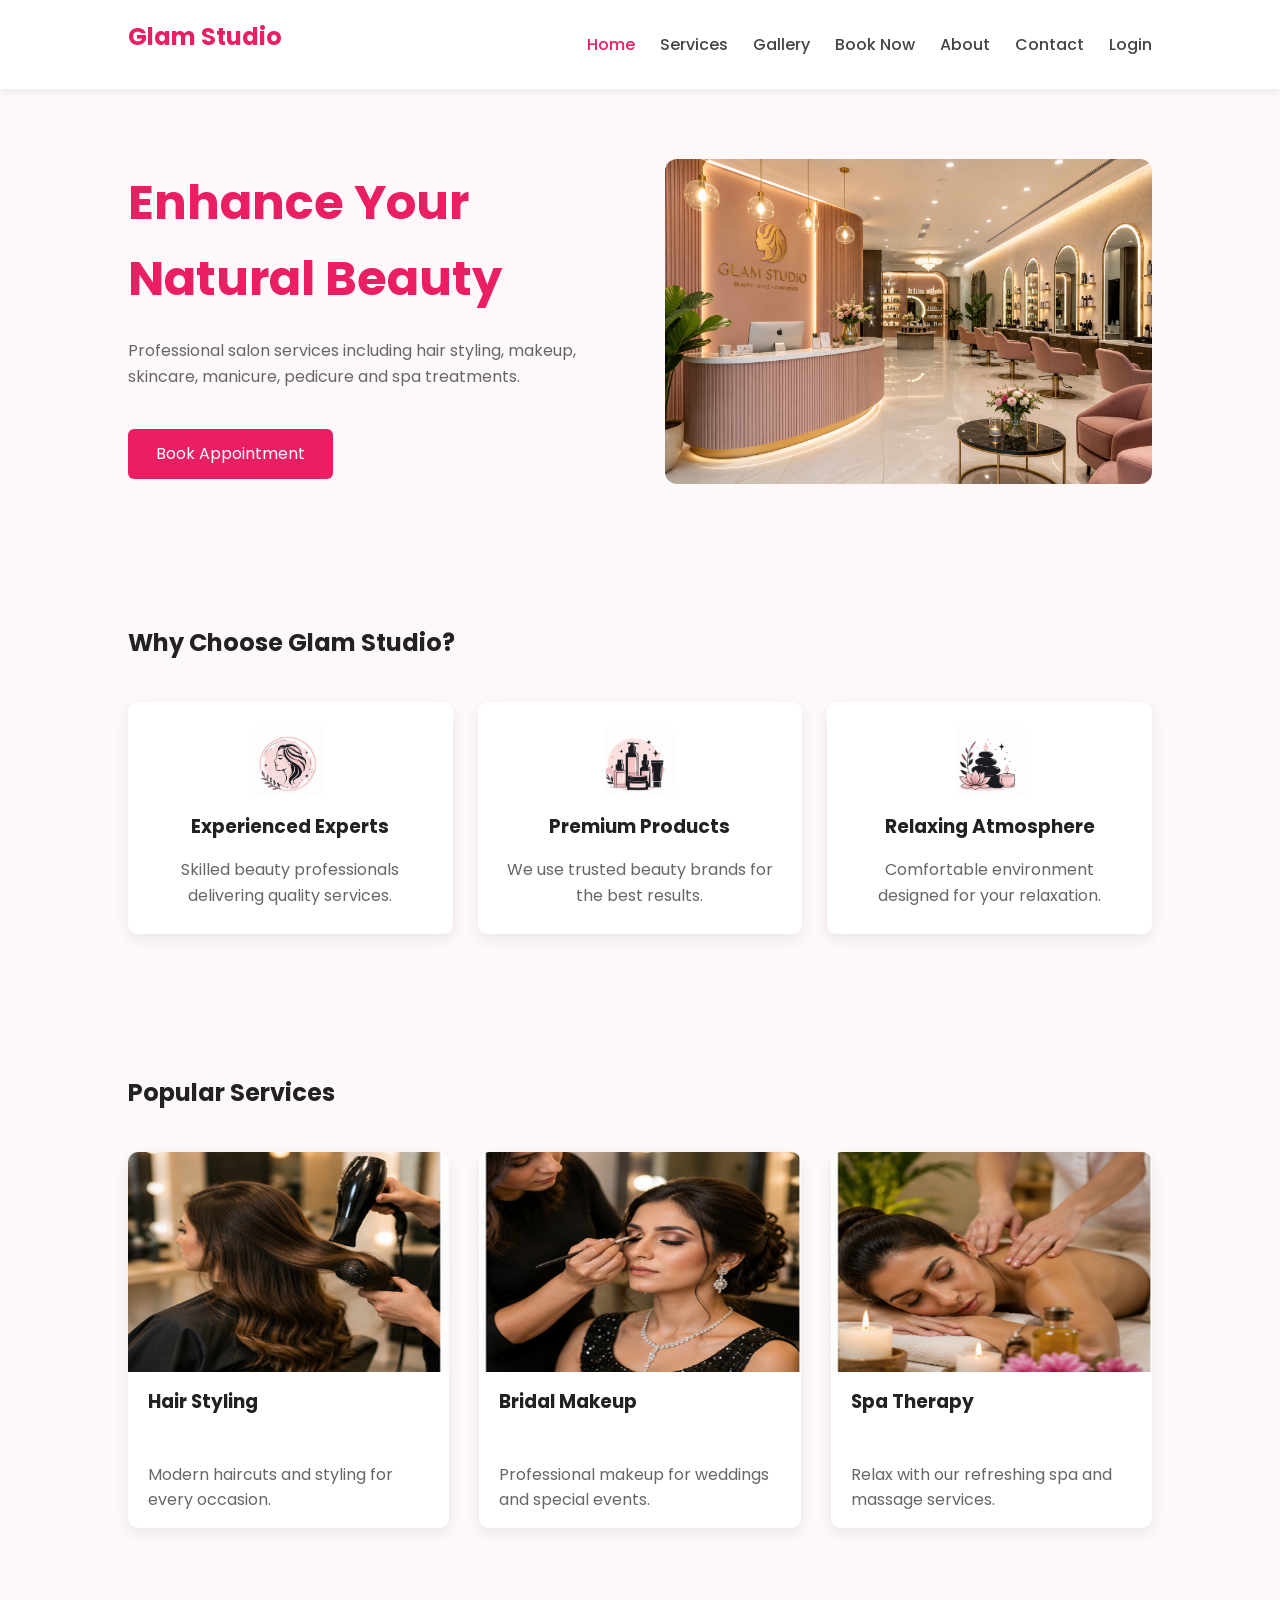
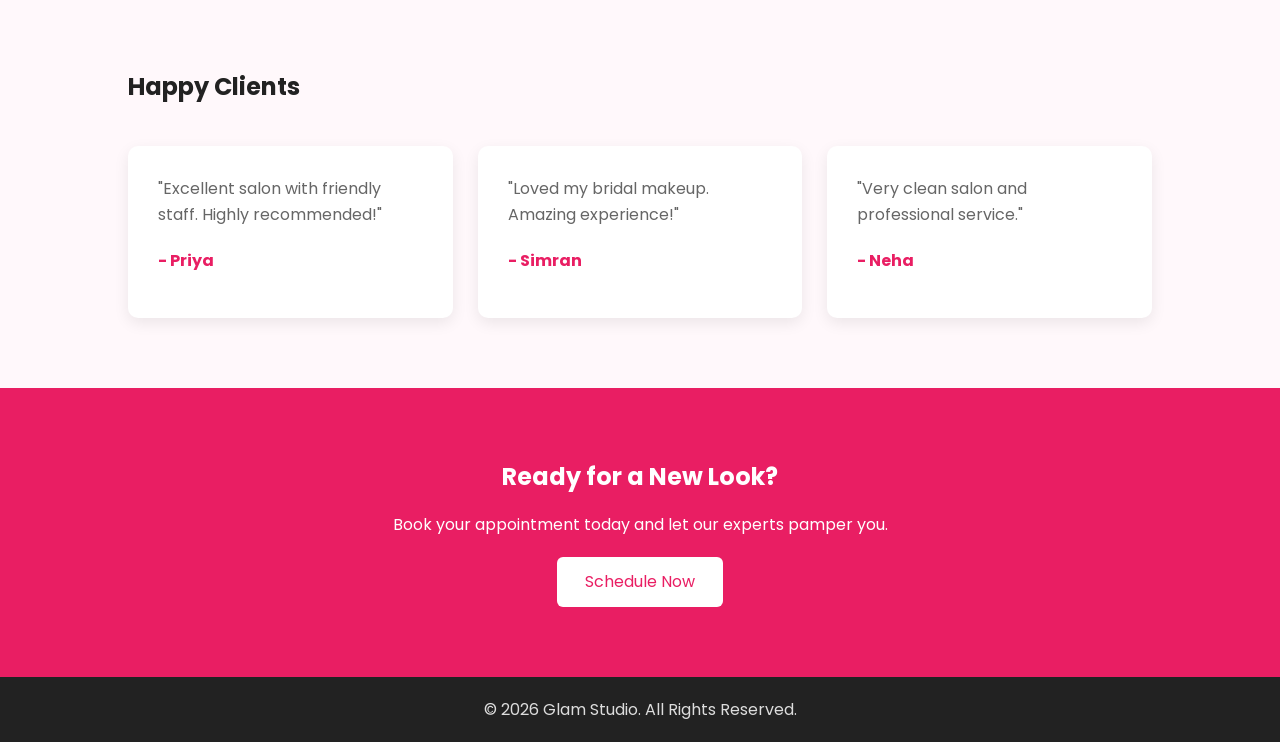
<file: index.html>
<!doctype html>
<html lang="en">
  <head>
    <meta charset="UTF-8" />
    <meta name="viewport" content="width=device-width, initial-scale=1.0" />
    <title>Glam Studio | Beauty Salon</title>

    <link rel="stylesheet" href="css/style.css" />
  </head>
  <body>
    <!-- Header -->

    <header>
      <div class="logo">
        <h2>Glam Studio</h2>
      </div>

      <nav>
        <a href="index.html" class="active">Home</a>
        <a href="services.html">Services</a>
        <a href="gallery.html">Gallery</a>
        <a href="booking.html">Book Now</a>
        <a href="about.html">About</a>
        <a href="contact.html">Contact</a>
        <a href="login.html">Login</a>
      </nav>
    </header>

    <!-- Hero -->

    <section class="hero">
      <div class="hero-content">
        <h1>Enhance Your Natural Beauty</h1>

        <p>
          Professional salon services including hair styling, makeup, skincare,
          manicure, pedicure and spa treatments.
        </p>

        <a href="booking.html" class="btn"> Book Appointment </a>
      </div>

      <div class="hero-image">
        <img src="images/hero/hero.jpg" alt="Beauty Salon" />
      </div>
    </section>

    <!-- Why Choose Us -->

    <section class="features">
      <h2>Why Choose Glam Studio?</h2>

      <div class="feature-container">
        <div class="feature-card">
          <img src="images/icons/expert.png" alt="Experts" />

          <h3>Experienced Experts</h3>

          <p>Skilled beauty professionals delivering quality services.</p>
        </div>

        <div class="feature-card">
          <img src="images/icons/products.png" alt="Products" />

          <h3>Premium Products</h3>

          <p>We use trusted beauty brands for the best results.</p>
        </div>

        <div class="feature-card">
          <img src="images/icons/relax.png" alt="Relax" />

          <h3>Relaxing Atmosphere</h3>

          <p>Comfortable environment designed for your relaxation.</p>
        </div>
      </div>
    </section>

    <!-- Popular Services -->

    <section class="popular-services">
      <h2>Popular Services</h2>

      <div class="service-list">
        <div class="service-box">
          <img src="images/services/hair.jpg" alt="Hair Styling" />

          <h3>Hair Styling</h3>

          <p>Modern haircuts and styling for every occasion.</p>
        </div>

        <div class="service-box">
          <img src="images/services/makeup.jpg" alt="Makeup" />

          <h3>Bridal Makeup</h3>

          <p>Professional makeup for weddings and special events.</p>
        </div>

        <div class="service-box">
          <img src="images/services/spa.jpg" alt="Spa" />

          <h3>Spa Therapy</h3>

          <p>Relax with our refreshing spa and massage services.</p>
        </div>
      </div>
    </section>

    <!-- Testimonials -->

    <section class="testimonials">
      <h2>Happy Clients</h2>

      <div class="testimonial-container">
        <div class="testimonial">
          <p>"Excellent salon with friendly staff. Highly recommended!"</p>

          <h4>- Priya</h4>
        </div>

        <div class="testimonial">
          <p>"Loved my bridal makeup. Amazing experience!"</p>

          <h4>- Simran</h4>
        </div>

        <div class="testimonial">
          <p>"Very clean salon and professional service."</p>

          <h4>- Neha</h4>
        </div>
      </div>
    </section>

    <!-- CTA -->

    <section class="cta">
      <h2>Ready for a New Look?</h2>

      <p>Book your appointment today and let our experts pamper you.</p>

      <a href="booking.html" class="btn"> Schedule Now </a>
    </section>

    <!-- Footer -->

    <footer>
      <p>© 2026 Glam Studio. All Rights Reserved.</p>
    </footer>

    <script src="js/script.js"></script>
  </body>
</html>
</file>
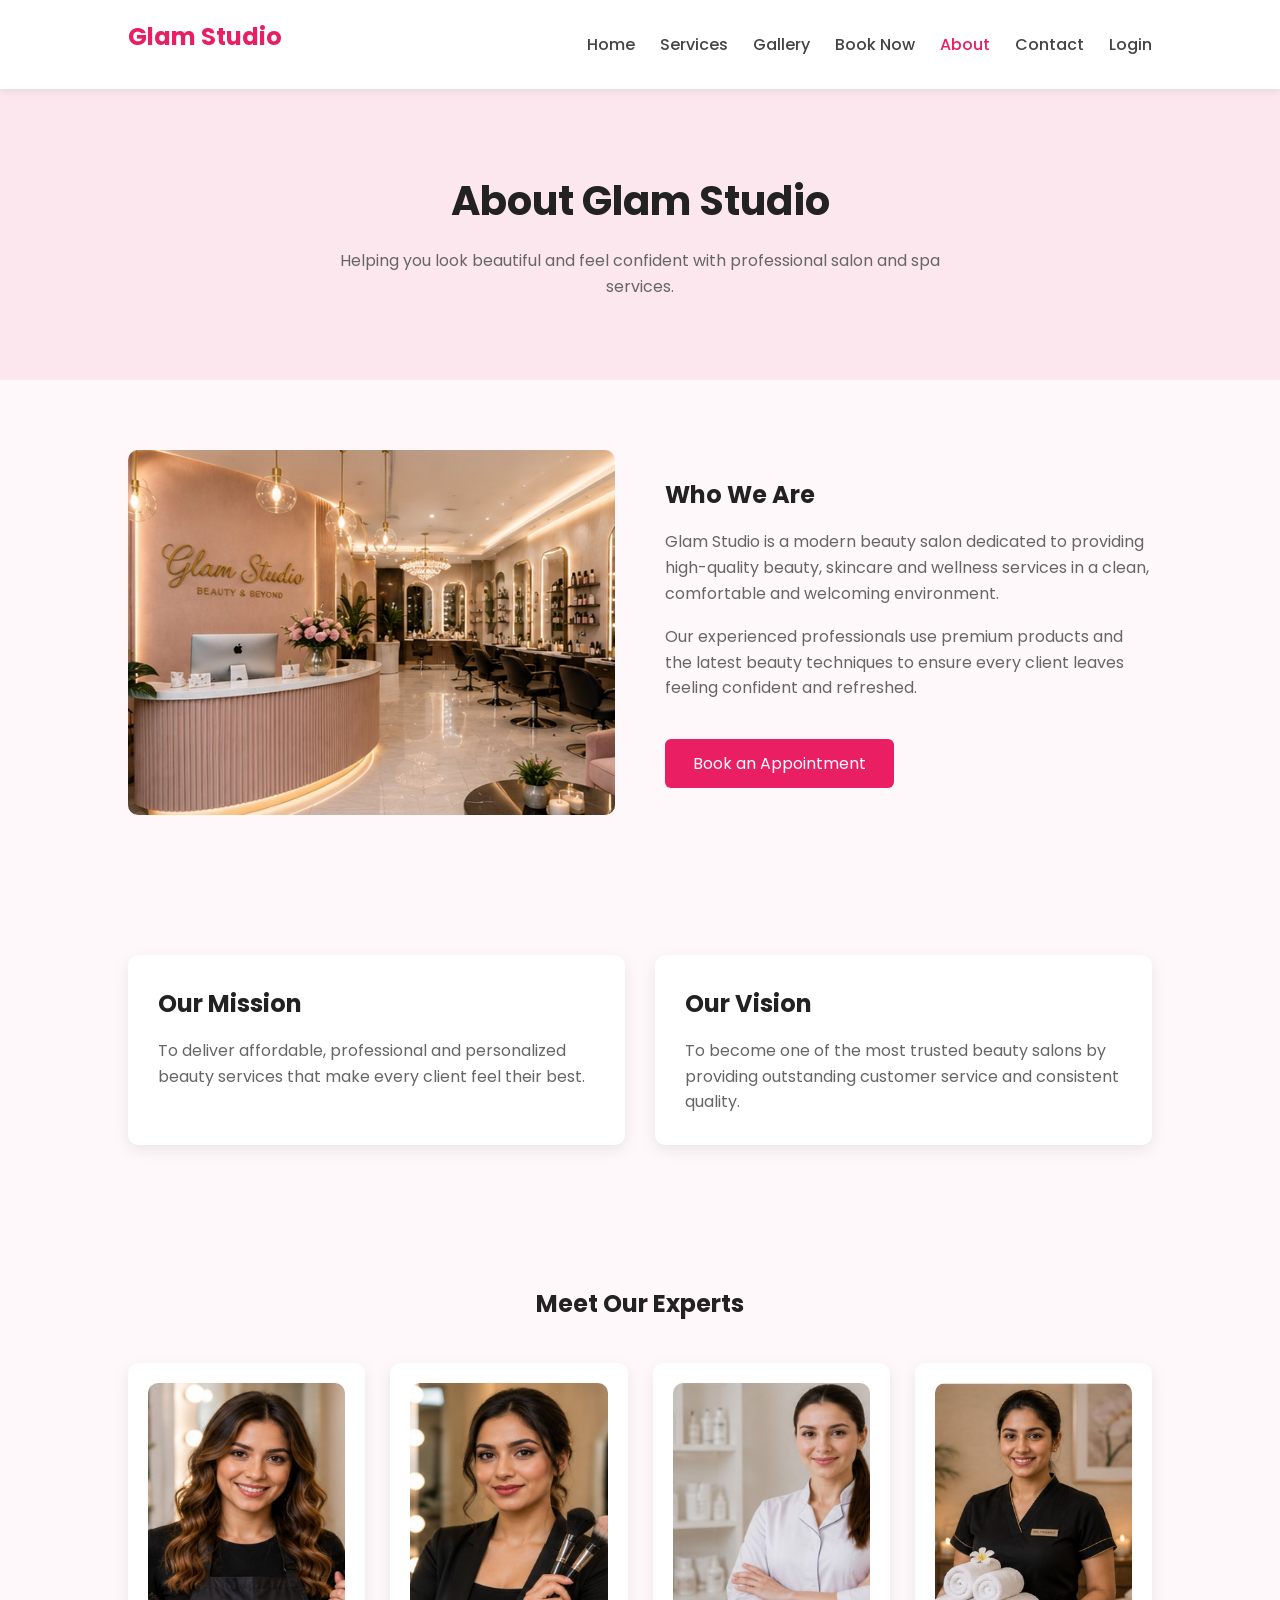
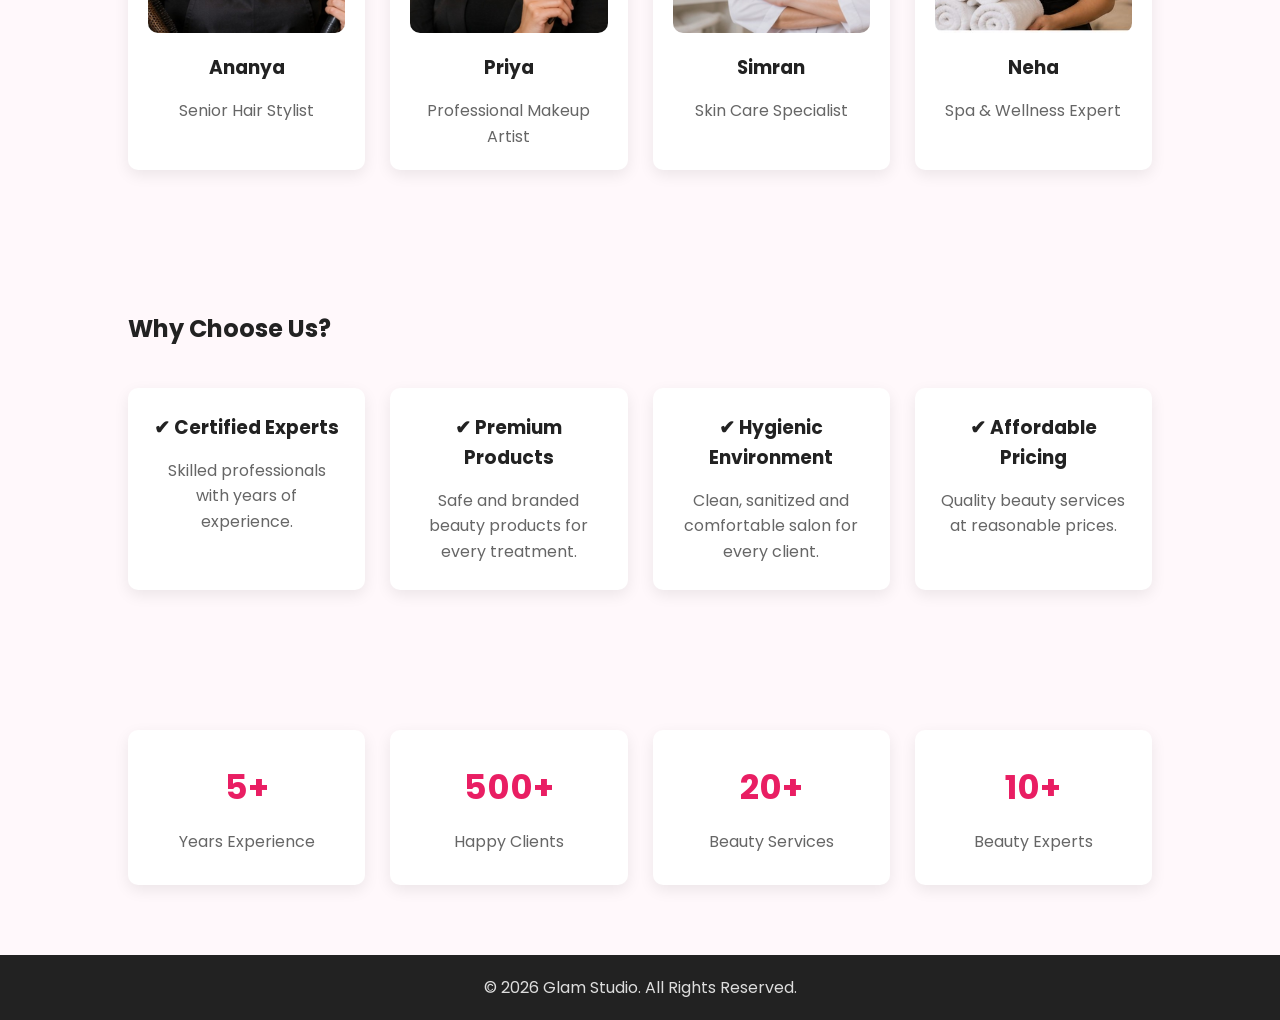
<file: about.html>
<!doctype html>
<html lang="en">
  <head>
    <meta charset="UTF-8" />
    <meta name="viewport" content="width=device-width, initial-scale=1.0" />
    <title>About Us | Glam Studio</title>

    <link rel="stylesheet" href="css/style.css" />
  </head>

  <body>
    <!-- Header -->

    <header>
      <div class="logo">
        <h2>Glam Studio</h2>
      </div>

      <nav>
        <a href="index.html">Home</a>
        <a href="services.html">Services</a>
        <a href="gallery.html">Gallery</a>
        <a href="booking.html">Book Now</a>
        <a href="about.html" class="active">About</a>
        <a href="contact.html">Contact</a>
        <a href="login.html">Login</a>
      </nav>
    </header>

    <!-- Banner -->

    <section class="page-banner">
      <h1>About Glam Studio</h1>

      <p>
        Helping you look beautiful and feel confident with professional salon
        and spa services.
      </p>
    </section>

    <!-- About -->

    <section class="about-section">
      <div class="about-image">
        <img src="images/team/salon.jpg" alt="Glam Studio" />
      </div>

      <div class="about-content">
        <h2>Who We Are</h2>

        <p>
          Glam Studio is a modern beauty salon dedicated to providing
          high-quality beauty, skincare and wellness services in a clean,
          comfortable and welcoming environment.
        </p>

        <p>
          Our experienced professionals use premium products and the latest
          beauty techniques to ensure every client leaves feeling confident and
          refreshed.
        </p>

        <a href="booking.html" class="btn"> Book an Appointment </a>
      </div>
    </section>

    <!-- Mission Vision -->

    <section class="mission-section">
      <div class="mission-card">
        <h2>Our Mission</h2>

        <p>
          To deliver affordable, professional and personalized beauty services
          that make every client feel their best.
        </p>
      </div>

      <div class="mission-card">
        <h2>Our Vision</h2>

        <p>
          To become one of the most trusted beauty salons by providing
          outstanding customer service and consistent quality.
        </p>
      </div>
    </section>

    <!-- Team -->

    <section class="team-section">
      <h2>Meet Our Experts</h2>

      <div class="team-container">
        <div class="team-card">
          <img src="images/team/team1.jpg" alt="Hair Stylist" />

          <h3>Ananya</h3>

          <p>Senior Hair Stylist</p>
        </div>

        <div class="team-card">
          <img src="images/team/team2.jpg" alt="Makeup Artist" />

          <h3>Priya</h3>

          <p>Professional Makeup Artist</p>
        </div>

        <div class="team-card">
          <img src="images/team/team3.jpg" alt="Skin Expert" />

          <h3>Simran</h3>

          <p>Skin Care Specialist</p>
        </div>

        <div class="team-card">
          <img src="images/team/team4.jpg" alt="Spa Expert" />

          <h3>Neha</h3>

          <p>Spa & Wellness Expert</p>
        </div>
      </div>
    </section>

    <!-- Why Choose Us -->

    <section class="about-features">
      <h2>Why Choose Us?</h2>

      <div class="feature-container">
        <div class="feature-card">
          <h3>✔ Certified Experts</h3>

          <p>Skilled professionals with years of experience.</p>
        </div>

        <div class="feature-card">
          <h3>✔ Premium Products</h3>

          <p>Safe and branded beauty products for every treatment.</p>
        </div>

        <div class="feature-card">
          <h3>✔ Hygienic Environment</h3>

          <p>Clean, sanitized and comfortable salon for every client.</p>
        </div>

        <div class="feature-card">
          <h3>✔ Affordable Pricing</h3>

          <p>Quality beauty services at reasonable prices.</p>
        </div>
      </div>
    </section>

    <!-- Statistics -->

    <section class="stats-section">
      <div class="stat-card">
        <h2>5+</h2>

        <p>Years Experience</p>
      </div>

      <div class="stat-card">
        <h2>500+</h2>

        <p>Happy Clients</p>
      </div>

      <div class="stat-card">
        <h2>20+</h2>

        <p>Beauty Services</p>
      </div>

      <div class="stat-card">
        <h2>10+</h2>

        <p>Beauty Experts</p>
      </div>
    </section>

    <!-- Footer -->

    <footer>
      <p>© 2026 Glam Studio. All Rights Reserved.</p>
    </footer>

    <script src="js/script.js"></script>
  </body>
</html>
</file>
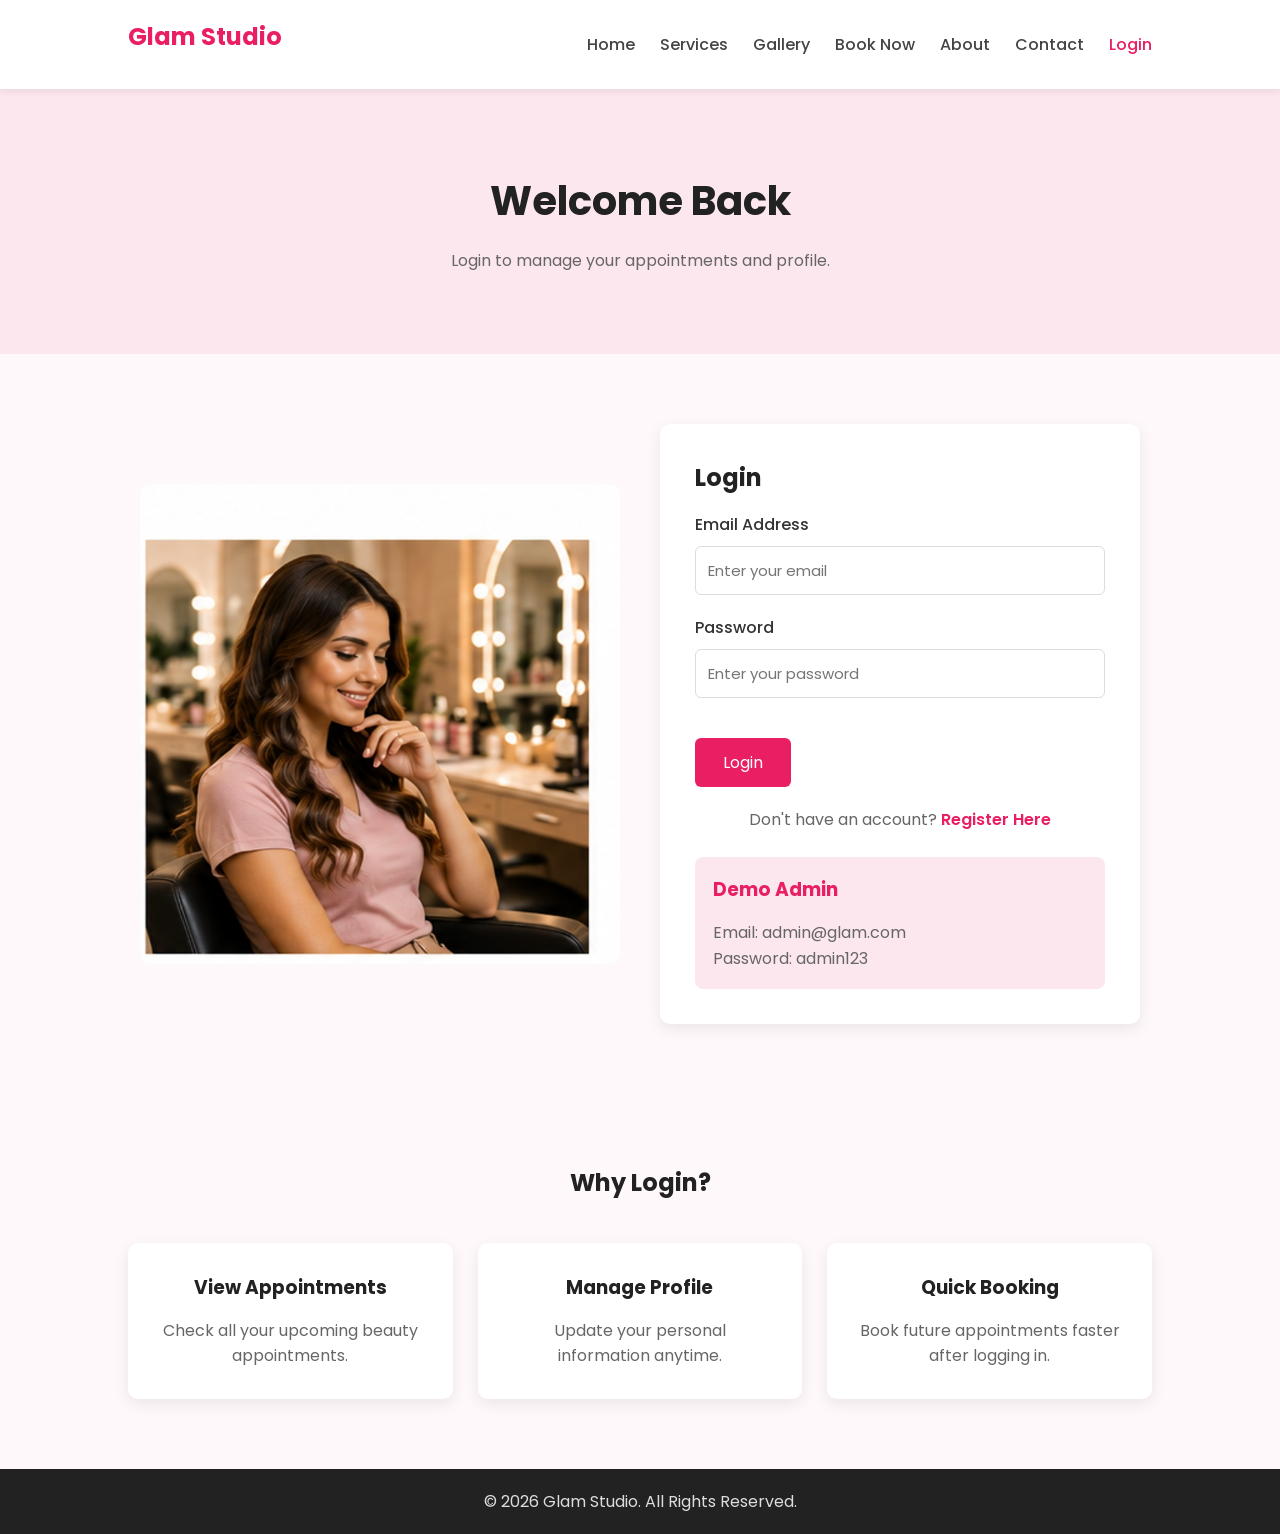
<file: admin.html>
<!doctype html>
<html lang="en">
  <head>
    <meta charset="UTF-8" />
    <meta name="viewport" content="width=device-width, initial-scale=1.0" />

    <title>Admin Dashboard | Glam Studio</title>

    <link rel="stylesheet" href="css/style.css" />
  </head>

  <body>
    <!-- Header -->

    <header>
      <div class="logo">
        <h2>Glam Studio Admin</h2>
      </div>

      <nav>
        <a href="index.html">Website</a>
        <a href="admin.html" class="active">Dashboard</a>
      </nav>
    </header>

    <!-- Banner -->

    <section class="page-banner">
      <h1>Admin Dashboard</h1>

      <p>Manage users and salon appointments from one place.</p>
    </section>

    <!-- Dashboard Summary -->

    <section class="dashboard-summary">
      <div class="summary-container">
        <div class="summary-card">
          <h3 id="adminTotalUsers">0</h3>

          <p>Total Users</p>
        </div>

        <div class="summary-card">
          <h3 id="adminTotalBookings">0</h3>

          <p>Total Appointments</p>
        </div>

        <div class="summary-card">
          <h3 id="adminPendingBookings">0</h3>

          <p>Pending</p>
        </div>

        <div class="summary-card">
          <h3 id="adminCompletedBookings">0</h3>

          <p>Completed</p>
        </div>
      </div>
    </section>

    <!-- Appointment Management -->

    <section class="admin-table-section">
      <h2>Appointment Management</h2>

      <div class="table-container">
        <table id="adminBookingTable">
          <thead>
            <tr>
              <th>Customer</th>
              <th>Email</th>
              <th>Service</th>
              <th>Date</th>
              <th>Time</th>
              <th>Status</th>
              <th>Action</th>
            </tr>
          </thead>

          <tbody id="adminBookingTableBody">
            <!-- admin.js will insert data -->
          </tbody>
        </table>
      </div>
    </section>

    <!-- Registered Users -->

    <section class="admin-table-section">
      <h2>Registered Users</h2>

      <div class="table-container">
        <table id="userTable">
          <thead>
            <tr>
              <th>Name</th>
              <th>Email</th>
              <th>Phone</th>
            </tr>
          </thead>

          <tbody id="userTableBody">
            <!-- admin.js will insert users -->
          </tbody>
        </table>
      </div>
    </section>

    <!-- Quick Actions -->

    <section class="admin-actions">
      <h2>Quick Actions</h2>

      <div class="action-container">
        <button id="clearBookingsBtn" class="btn">Clear All Bookings</button>

        <button id="clearUsersBtn" class="btn">Clear All Users</button>

        <button id="adminLogoutBtn" class="btn">Logout</button>
      </div>
    </section>

    <!-- Footer -->

    <footer>
      <p>© 2026 Glam Studio. All Rights Reserved.</p>
    </footer>

    <script src="js/auth.js"></script>
    <script src="js/admin.js"></script>
    <script src="js/script.js"></script>
  </body>
</html>
</file>
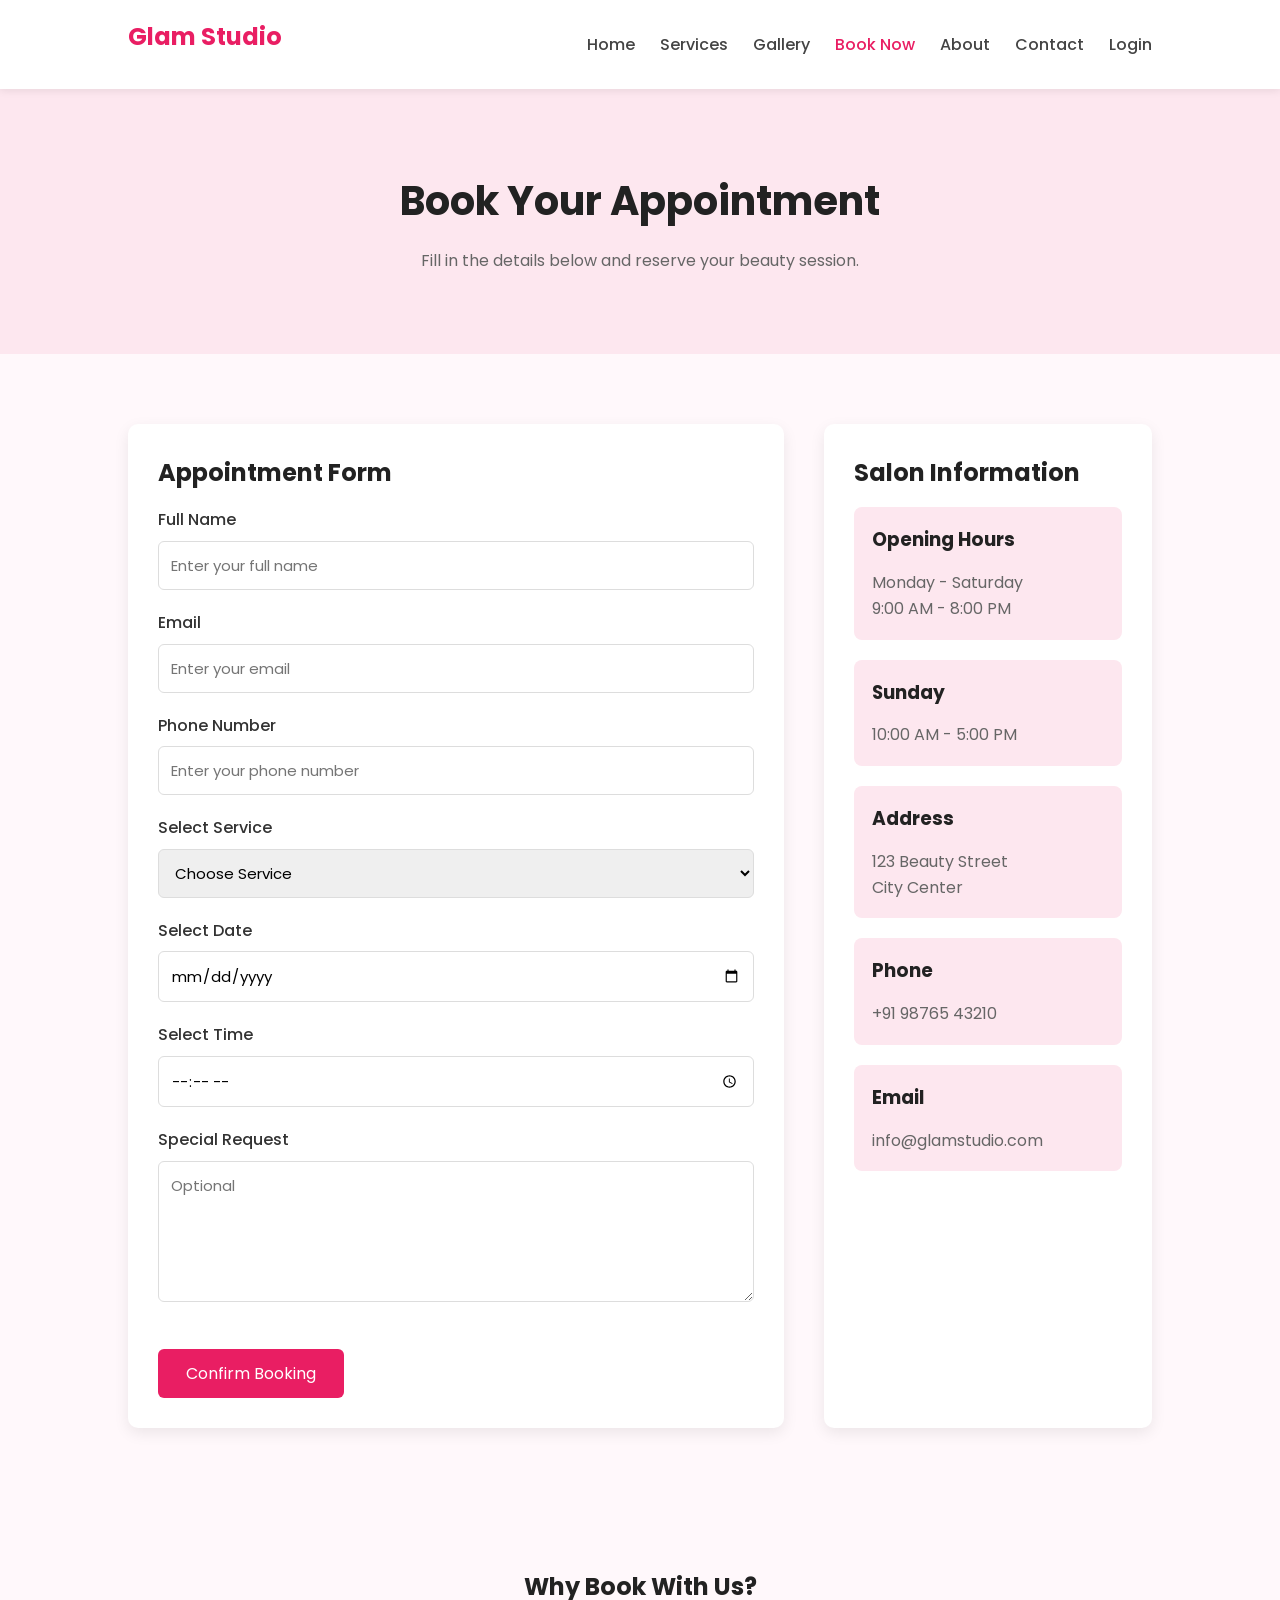
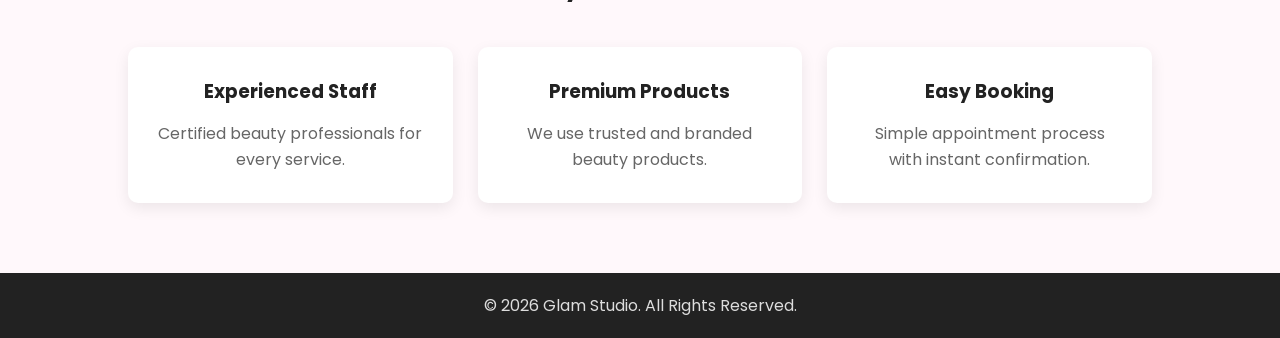
<file: booking.html>
<!doctype html>
<html lang="en">
  <head>
    <meta charset="UTF-8" />
    <meta name="viewport" content="width=device-width, initial-scale=1.0" />
    <title>Book Appointment | Glam Studio</title>

    <link rel="stylesheet" href="css/style.css" />
  </head>

  <body>
    <!-- Header -->

    <header>
      <div class="logo">
        <h2>Glam Studio</h2>
      </div>

      <nav>
        <a href="index.html">Home</a>
        <a href="services.html">Services</a>
        <a href="gallery.html">Gallery</a>
        <a href="booking.html" class="active">Book Now</a>
        <a href="about.html">About</a>
        <a href="contact.html">Contact</a>
        <a href="login.html">Login</a>
      </nav>
    </header>

    <!-- Banner -->

    <section class="page-banner">
      <h1>Book Your Appointment</h1>

      <p>Fill in the details below and reserve your beauty session.</p>
    </section>

    <!-- Booking Form -->

    <section class="booking-section">
      <div class="booking-container">
        <div class="booking-form">
          <h2>Appointment Form</h2>

          <form id="bookingForm">
            <div class="form-group">
              <label>Full Name</label>
              <input
                type="text"
                id="name"
                placeholder="Enter your full name"
                required
              />
            </div>

            <div class="form-group">
              <label>Email</label>
              <input
                type="email"
                id="email"
                placeholder="Enter your email"
                required
              />
            </div>

            <div class="form-group">
              <label>Phone Number</label>
              <input
                type="tel"
                id="phone"
                placeholder="Enter your phone number"
                required
              />
            </div>

            <div class="form-group">
              <label>Select Service</label>

              <select id="service" required>
                <option value="">Choose Service</option>

                <option>Hair Styling</option>
                <option>Hair Coloring</option>
                <option>Party Makeup</option>
                <option>Bridal Makeup</option>
                <option>Facial Treatment</option>
                <option>Manicure & Pedicure</option>
                <option>Spa Therapy</option>
                <option>Waxing</option>
              </select>
            </div>

            <div class="form-group">
              <label>Select Date</label>

              <input type="date" id="date" required />
            </div>

            <div class="form-group">
              <label>Select Time</label>

              <input type="time" id="time" required />
            </div>

            <div class="form-group">
              <label>Special Request</label>

              <textarea id="message" rows="5" placeholder="Optional"></textarea>
            </div>

            <button type="submit" class="btn">Confirm Booking</button>
          </form>
        </div>

        <div class="booking-info">
          <h2>Salon Information</h2>

          <div class="info-card">
            <h3>Opening Hours</h3>

            <p>Monday - Saturday</p>

            <p>9:00 AM - 8:00 PM</p>
          </div>

          <div class="info-card">
            <h3>Sunday</h3>

            <p>10:00 AM - 5:00 PM</p>
          </div>

          <div class="info-card">
            <h3>Address</h3>

            <p>123 Beauty Street</p>

            <p>City Center</p>
          </div>

          <div class="info-card">
            <h3>Phone</h3>

            <p>+91 98765 43210</p>
          </div>

          <div class="info-card">
            <h3>Email</h3>

            <p>info@glamstudio.com</p>
          </div>
        </div>
      </div>
    </section>

    <!-- Booking Benefits -->

    <section class="booking-benefits">
      <h2>Why Book With Us?</h2>

      <div class="benefit-container">
        <div class="benefit-card">
          <h3>Experienced Staff</h3>

          <p>Certified beauty professionals for every service.</p>
        </div>

        <div class="benefit-card">
          <h3>Premium Products</h3>

          <p>We use trusted and branded beauty products.</p>
        </div>

        <div class="benefit-card">
          <h3>Easy Booking</h3>

          <p>Simple appointment process with instant confirmation.</p>
        </div>
      </div>
    </section>

    <!-- Footer -->

    <footer>
      <p>© 2026 Glam Studio. All Rights Reserved.</p>
    </footer>

    <script src="js/script.js"></script>
    <script src="js/booking.js"></script>
  </body>
</html>
</file>
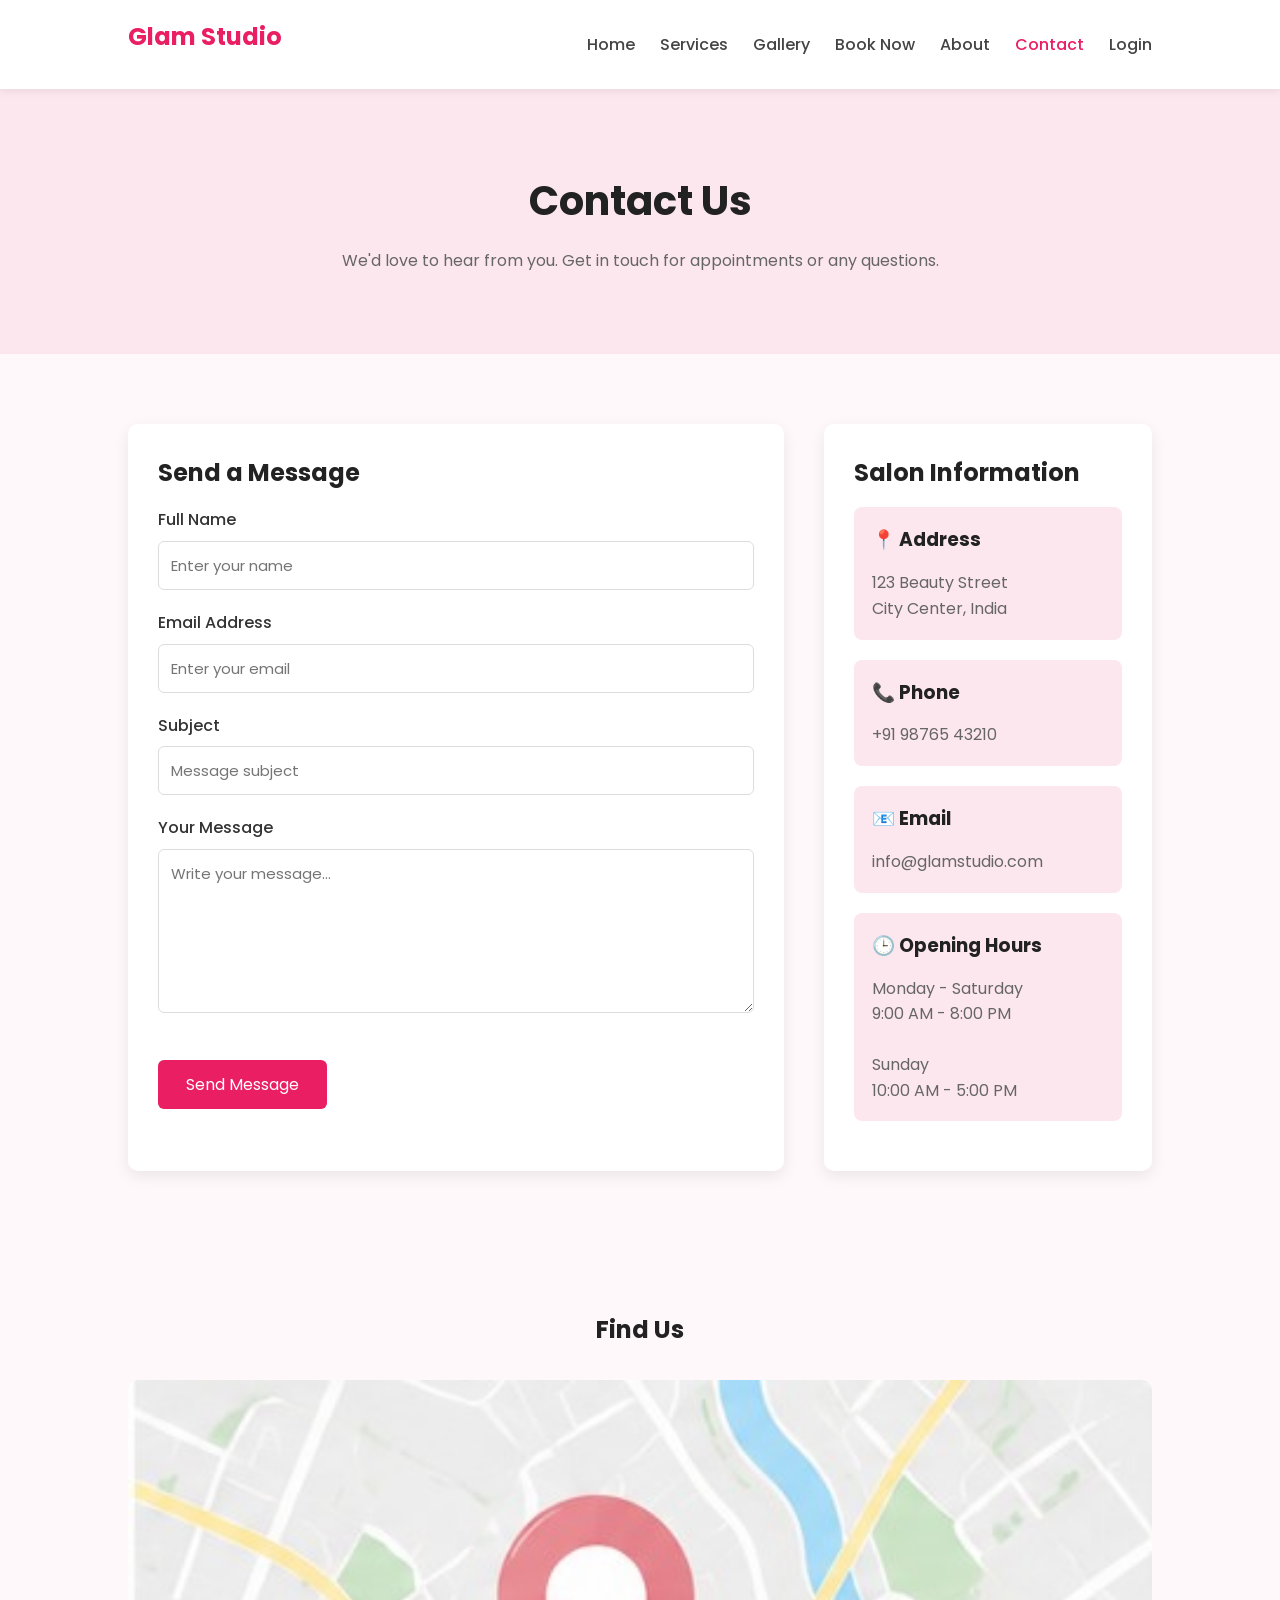
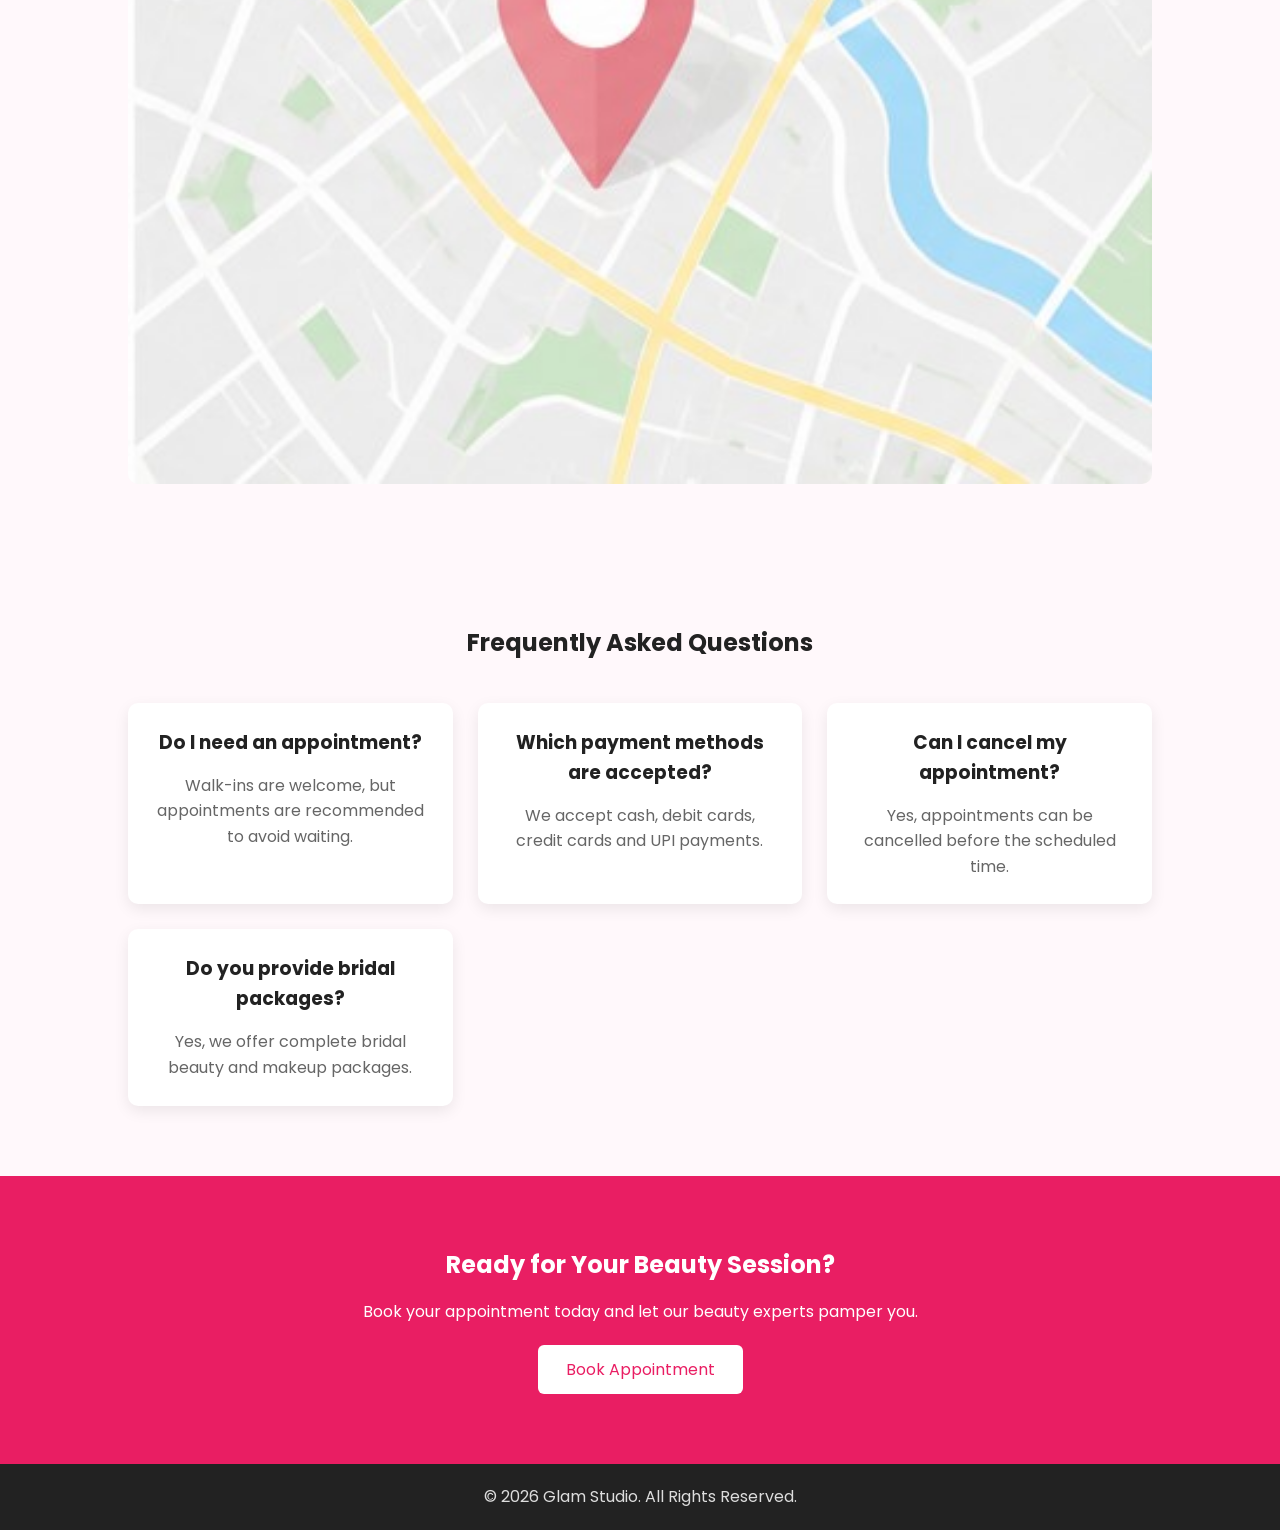
<file: contact.html>
<!doctype html>
<html lang="en">
  <head>
    <meta charset="UTF-8" />
    <meta name="viewport" content="width=device-width, initial-scale=1.0" />
    <title>Contact Us | Glam Studio</title>

    <link rel="stylesheet" href="css/style.css" />
  </head>

  <body>
    <!-- Header -->

    <header>
      <div class="logo">
        <h2>Glam Studio</h2>
      </div>

      <nav>
        <a href="index.html">Home</a>
        <a href="services.html">Services</a>
        <a href="gallery.html">Gallery</a>
        <a href="booking.html">Book Now</a>
        <a href="about.html">About</a>
        <a href="contact.html" class="active">Contact</a>
        <a href="login.html">Login</a>
      </nav>
    </header>

    <!-- Banner -->

    <section class="page-banner">
      <h1>Contact Us</h1>

      <p>
        We'd love to hear from you. Get in touch for appointments or any
        questions.
      </p>
    </section>

    <!-- Contact Section -->

    <section class="contact-section">
      <div class="contact-container">
        <!-- Contact Form -->

        <div class="contact-form">
          <h2>Send a Message</h2>

          <form id="contactForm">
            <div class="form-group">
              <label>Full Name</label>
              <input
                type="text"
                id="contactName"
                placeholder="Enter your name"
                required
              />
            </div>

            <div class="form-group">
              <label>Email Address</label>
              <input
                type="email"
                id="contactEmail"
                placeholder="Enter your email"
                required
              />
            </div>

            <div class="form-group">
              <label>Subject</label>
              <input
                type="text"
                id="contactSubject"
                placeholder="Message subject"
                required
              />
            </div>

            <div class="form-group">
              <label>Your Message</label>
              <textarea
                id="contactMessage"
                rows="6"
                placeholder="Write your message..."
                required
              ></textarea>
            </div>

            <button type="submit" class="btn">Send Message</button>
          </form>
        </div>

        <!-- Contact Details -->

        <div class="contact-details">
          <h2>Salon Information</h2>

          <div class="info-card">
            <h3>📍 Address</h3>

            <p>
              123 Beauty Street<br />
              City Center, India
            </p>
          </div>

          <div class="info-card">
            <h3>📞 Phone</h3>

            <p>+91 98765 43210</p>
          </div>

          <div class="info-card">
            <h3>📧 Email</h3>

            <p>info@glamstudio.com</p>
          </div>

          <div class="info-card">
            <h3>🕒 Opening Hours</h3>

            <p>Monday - Saturday</p>
            <p>9:00 AM - 8:00 PM</p>
            <br />
            <p>Sunday</p>
            <p>10:00 AM - 5:00 PM</p>
          </div>
        </div>
      </div>
    </section>

    <!-- Google Map Placeholder -->

    <section class="map-section">
      <h2>Find Us</h2>

      <div class="map-box">
        <img src="images/icons/map.jpg" alt="Salon Location" />
      </div>
    </section>

    <!-- FAQ -->

    <section class="faq-section">
      <h2>Frequently Asked Questions</h2>

      <div class="faq-container">
        <div class="faq-card">
          <h3>Do I need an appointment?</h3>

          <p>
            Walk-ins are welcome, but appointments are recommended to avoid
            waiting.
          </p>
        </div>

        <div class="faq-card">
          <h3>Which payment methods are accepted?</h3>

          <p>We accept cash, debit cards, credit cards and UPI payments.</p>
        </div>

        <div class="faq-card">
          <h3>Can I cancel my appointment?</h3>

          <p>Yes, appointments can be cancelled before the scheduled time.</p>
        </div>

        <div class="faq-card">
          <h3>Do you provide bridal packages?</h3>

          <p>Yes, we offer complete bridal beauty and makeup packages.</p>
        </div>
      </div>
    </section>

    <!-- CTA -->

    <section class="cta">
      <h2>Ready for Your Beauty Session?</h2>

      <p>Book your appointment today and let our beauty experts pamper you.</p>

      <a href="booking.html" class="btn"> Book Appointment </a>
    </section>

    <!-- Footer -->

    <footer>
      <p>© 2026 Glam Studio. All Rights Reserved.</p>
    </footer>

    <script src="js/script.js"></script>
  </body>
</html>
</file>
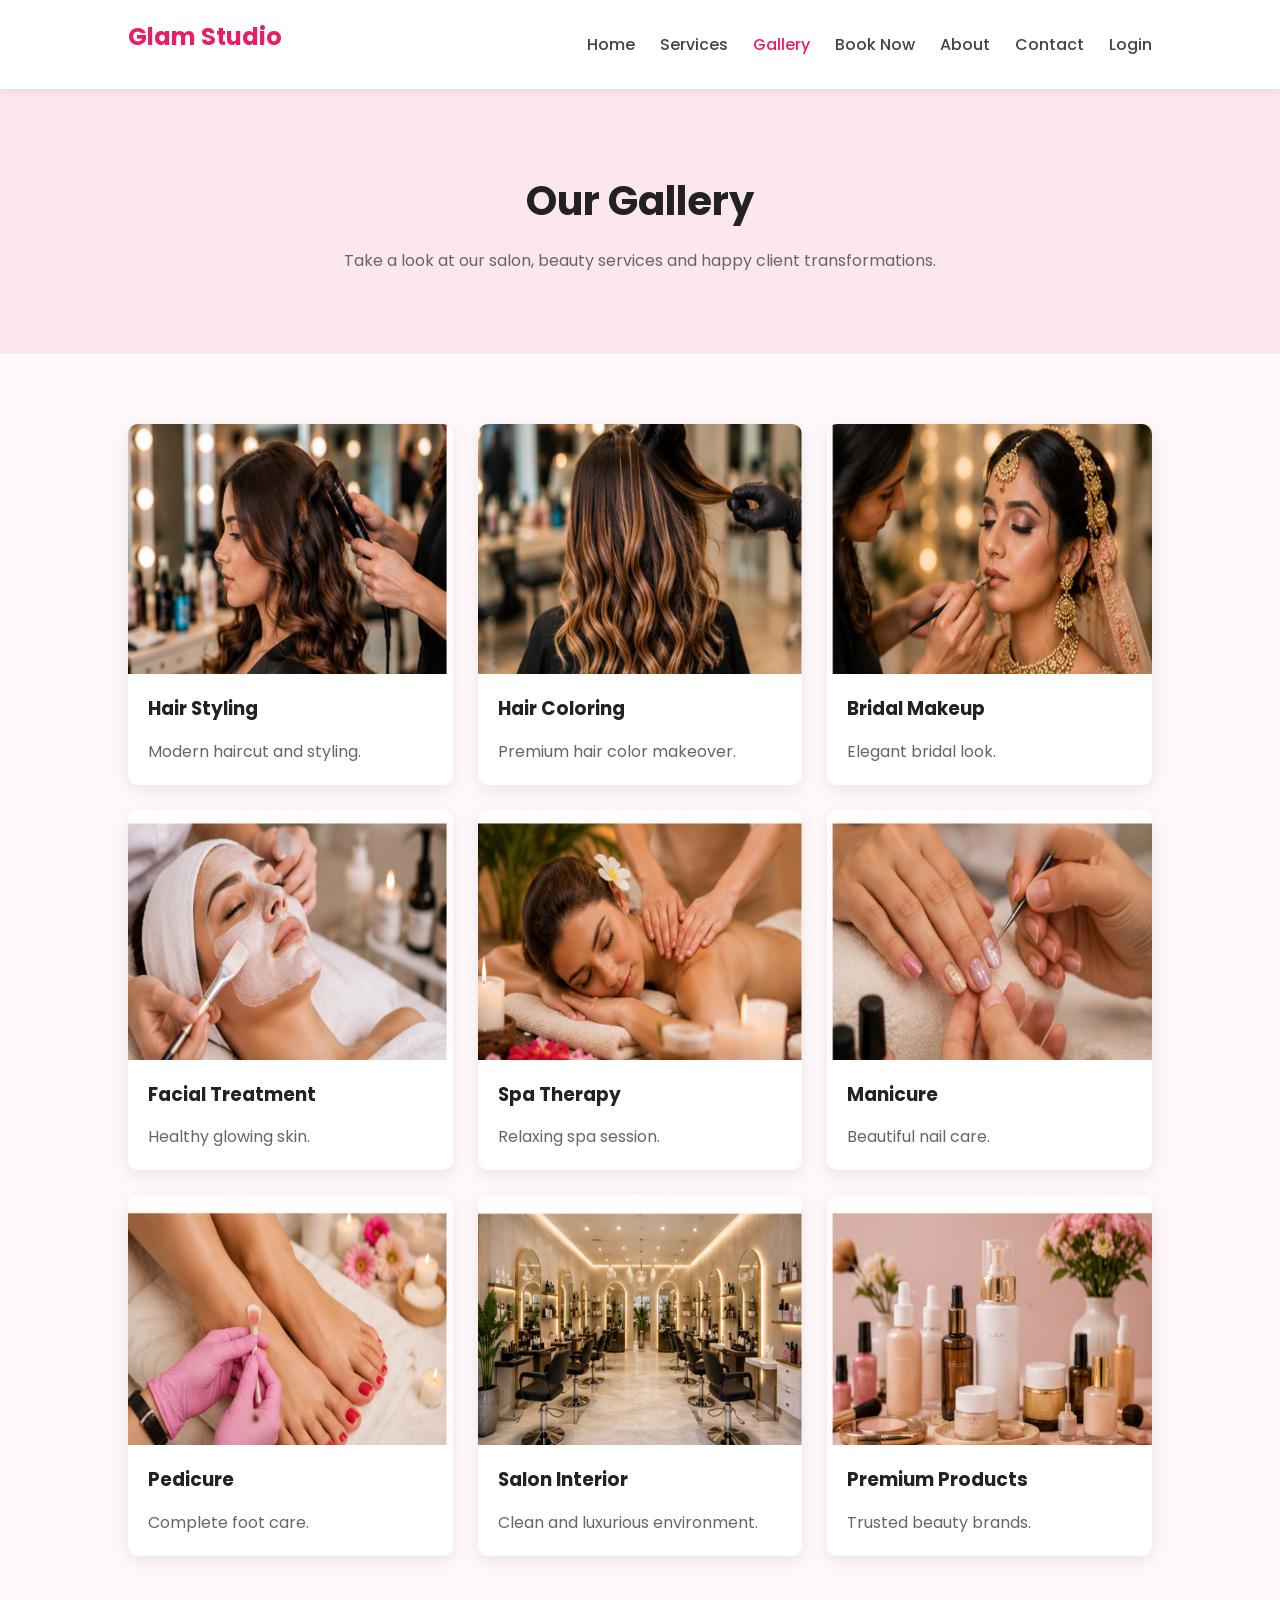
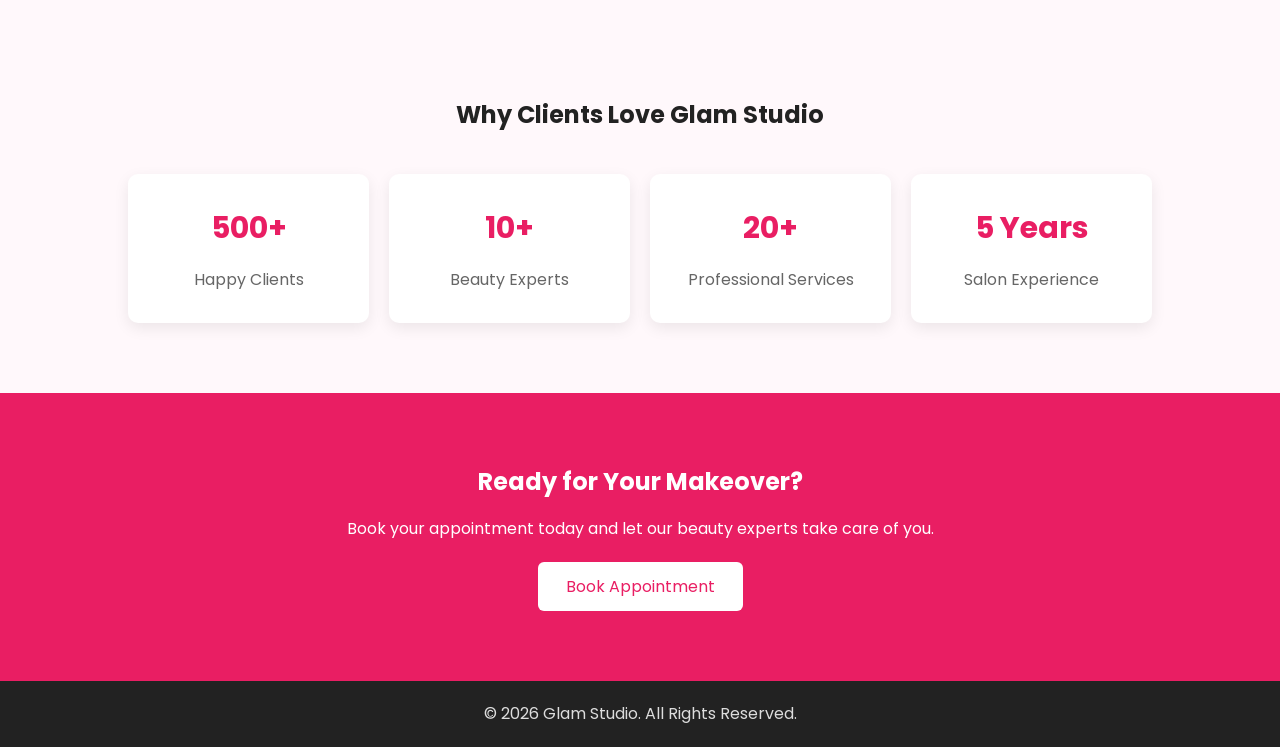
<file: gallery.html>
<!doctype html>
<html lang="en">
  <head>
    <meta charset="UTF-8" />
    <meta name="viewport" content="width=device-width, initial-scale=1.0" />
    <title>Gallery | Glam Studio</title>

    <link rel="stylesheet" href="css/style.css" />
  </head>

  <body>
    <!-- Header -->

    <header>
      <div class="logo">
        <h2>Glam Studio</h2>
      </div>

      <nav>
        <a href="index.html">Home</a>
        <a href="services.html">Services</a>
        <a href="gallery.html" class="active">Gallery</a>
        <a href="booking.html">Book Now</a>
        <a href="about.html">About</a>
        <a href="contact.html">Contact</a>
        <a href="login.html">Login</a>
      </nav>
    </header>

    <!-- Banner -->

    <section class="page-banner">
      <h1>Our Gallery</h1>

      <p>
        Take a look at our salon, beauty services and happy client
        transformations.
      </p>
    </section>

    <!-- Gallery -->

    <section class="gallery-page">
      <div class="gallery-item">
        <img src="images/gallery/gallery1.jpg" alt="Hair Styling" />
        <div class="gallery-info">
          <h3>Hair Styling</h3>
          <p>Modern haircut and styling.</p>
        </div>
      </div>

      <div class="gallery-item">
        <img src="images/gallery/gallery2.jpg" alt="Hair Coloring" />
        <div class="gallery-info">
          <h3>Hair Coloring</h3>
          <p>Premium hair color makeover.</p>
        </div>
      </div>

      <div class="gallery-item">
        <img src="images/gallery/gallery3.jpg" alt="Bridal Makeup" />
        <div class="gallery-info">
          <h3>Bridal Makeup</h3>
          <p>Elegant bridal look.</p>
        </div>
      </div>

      <div class="gallery-item">
        <img src="images/gallery/gallery4.jpg" alt="Facial" />
        <div class="gallery-info">
          <h3>Facial Treatment</h3>
          <p>Healthy glowing skin.</p>
        </div>
      </div>

      <div class="gallery-item">
        <img src="images/gallery/gallery5.jpg" alt="Spa" />
        <div class="gallery-info">
          <h3>Spa Therapy</h3>
          <p>Relaxing spa session.</p>
        </div>
      </div>

      <div class="gallery-item">
        <img src="images/gallery/gallery6.jpg" alt="Manicure" />
        <div class="gallery-info">
          <h3>Manicure</h3>
          <p>Beautiful nail care.</p>
        </div>
      </div>

      <div class="gallery-item">
        <img src="images/gallery/gallery7.jpg" alt="Pedicure" />
        <div class="gallery-info">
          <h3>Pedicure</h3>
          <p>Complete foot care.</p>
        </div>
      </div>

      <div class="gallery-item">
        <img src="images/gallery/gallery8.jpg" alt="Salon Interior" />
        <div class="gallery-info">
          <h3>Salon Interior</h3>
          <p>Clean and luxurious environment.</p>
        </div>
      </div>

      <div class="gallery-item">
        <img src="images/gallery/gallery9.jpg" alt="Beauty Products" />
        <div class="gallery-info">
          <h3>Premium Products</h3>
          <p>Trusted beauty brands.</p>
        </div>
      </div>
    </section>

    <!-- Why Clients Love Us -->

    <section class="gallery-highlights">
      <h2>Why Clients Love Glam Studio</h2>

      <div class="highlight-container">
        <div class="highlight-card">
          <h3>500+</h3>
          <p>Happy Clients</p>
        </div>

        <div class="highlight-card">
          <h3>10+</h3>
          <p>Beauty Experts</p>
        </div>

        <div class="highlight-card">
          <h3>20+</h3>
          <p>Professional Services</p>
        </div>

        <div class="highlight-card">
          <h3>5 Years</h3>
          <p>Salon Experience</p>
        </div>
      </div>
    </section>

    <!-- CTA -->

    <section class="cta">
      <h2>Ready for Your Makeover?</h2>

      <p>
        Book your appointment today and let our beauty experts take care of you.
      </p>

      <a href="booking.html" class="btn"> Book Appointment </a>
    </section>

    <!-- Footer -->

    <footer>
      <p>© 2026 Glam Studio. All Rights Reserved.</p>
    </footer>

    <script src="js/script.js"></script>
  </body>
</html>
</file>
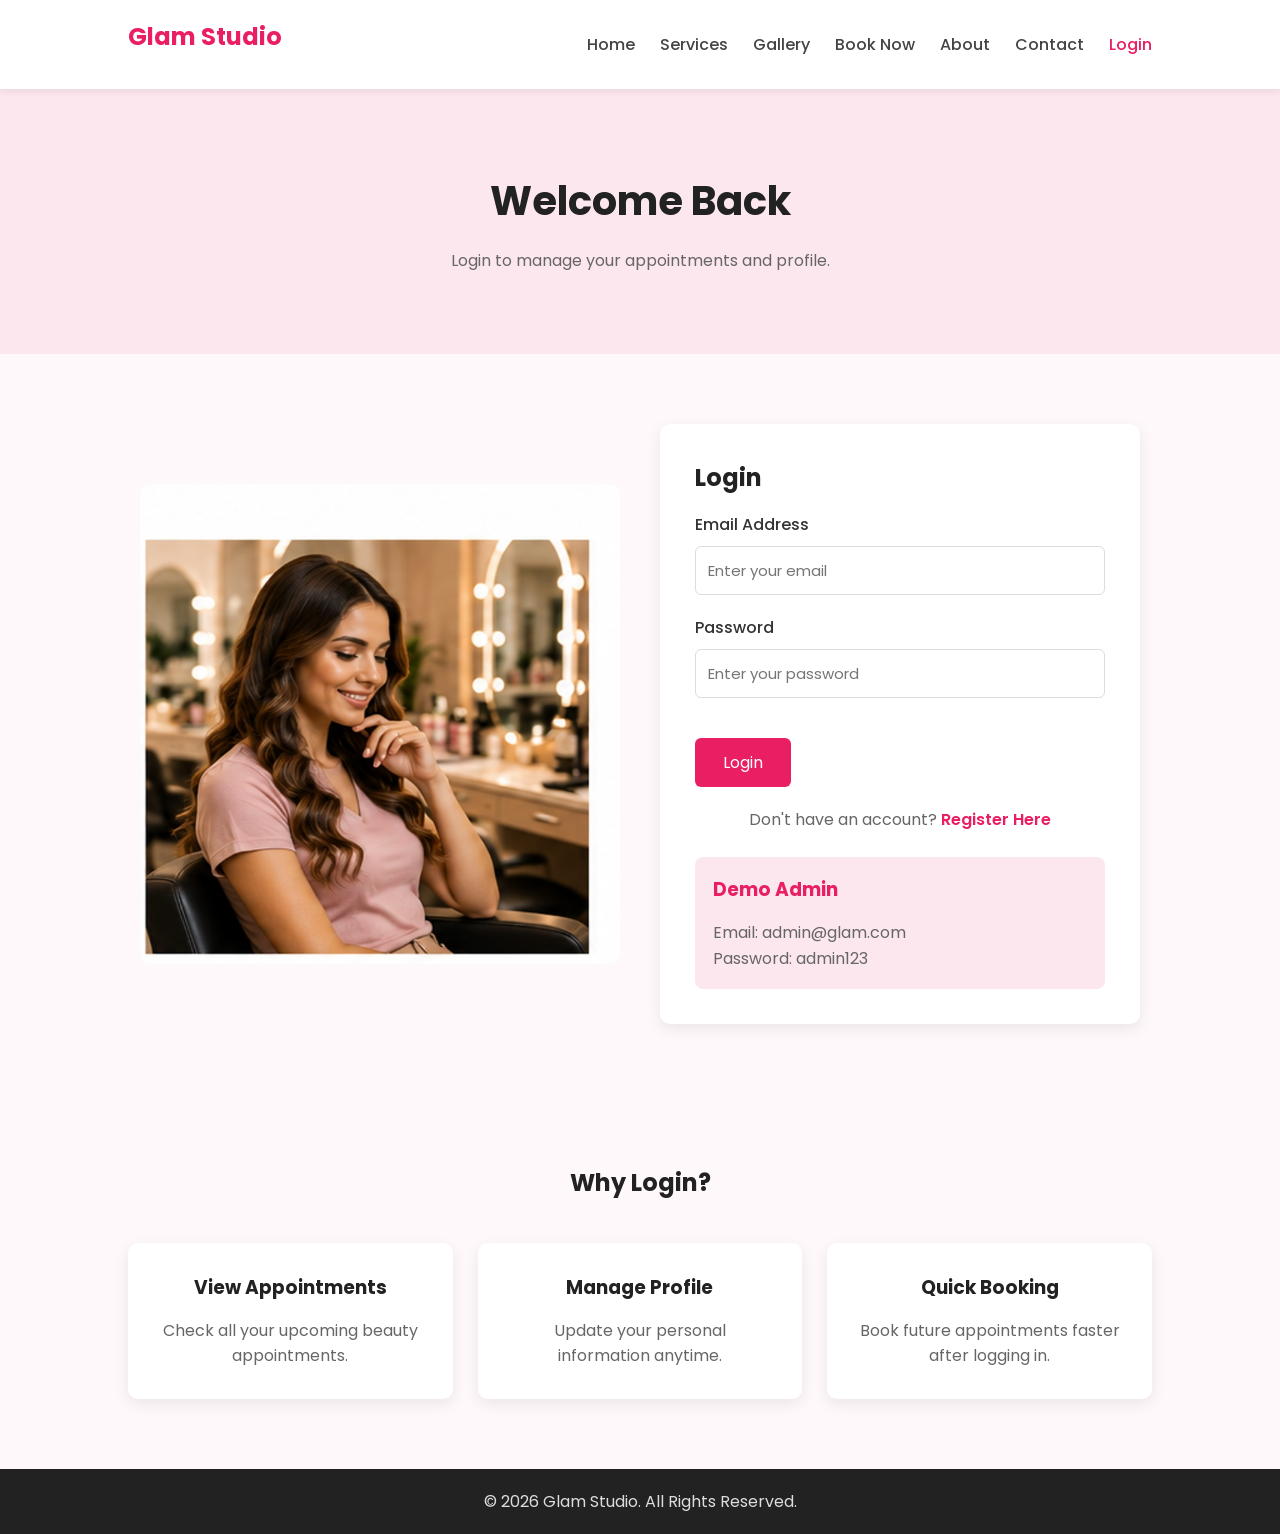
<file: login.html>
<!doctype html>
<html lang="en">
  <head>
    <meta charset="UTF-8" />
    <meta name="viewport" content="width=device-width, initial-scale=1.0" />

    <title>Login | Glam Studio</title>

    <link rel="stylesheet" href="css/style.css" />
  </head>

  <body>
    <!-- Header -->

    <header>
      <div class="logo">
        <h2>Glam Studio</h2>
      </div>

      <nav>
        <a href="index.html">Home</a>
        <a href="services.html">Services</a>
        <a href="gallery.html">Gallery</a>
        <a href="booking.html">Book Now</a>
        <a href="about.html">About</a>
        <a href="contact.html">Contact</a>
        <a href="login.html" class="active">Login</a>
      </nav>
    </header>

    <!-- Banner -->

    <section class="page-banner">
      <h1>Welcome Back</h1>

      <p>Login to manage your appointments and profile.</p>
    </section>

    <!-- Login -->

    <section class="auth-section">
      <div class="auth-container">
        <div class="auth-image">
          <img src="images/icons/login.jpg" alt="Login" />
        </div>

        <div class="auth-form">
          <h2>Login</h2>

          <form id="loginForm">
            <div class="form-group">
              <label>Email Address</label>

              <input
                type="email"
                id="loginEmail"
                placeholder="Enter your email"
                required
              />
            </div>

            <div class="form-group">
              <label>Password</label>

              <input
                type="password"
                id="loginPassword"
                placeholder="Enter your password"
                required
              />
            </div>

            <button type="submit" class="btn">Login</button>
          </form>

          <div class="auth-links">
            <p>
              Don't have an account?
              <a href="register.html">Register Here</a>
            </p>
          </div>

          <div class="demo-account">
            <h3>Demo Admin</h3>

            <p>Email: admin@glam.com</p>
            <p>Password: admin123</p>
          </div>
        </div>
      </div>
    </section>

    <!-- Benefits -->

    <section class="auth-benefits">
      <h2>Why Login?</h2>

      <div class="benefit-container">
        <div class="benefit-card">
          <h3>View Appointments</h3>

          <p>Check all your upcoming beauty appointments.</p>
        </div>

        <div class="benefit-card">
          <h3>Manage Profile</h3>

          <p>Update your personal information anytime.</p>
        </div>

        <div class="benefit-card">
          <h3>Quick Booking</h3>

          <p>Book future appointments faster after logging in.</p>
        </div>
      </div>
    </section>

    <!-- Footer -->

    <footer>
      <p>© 2026 Glam Studio. All Rights Reserved.</p>
    </footer>

    <script src="js/auth.js"></script>
    <script src="js/script.js"></script>
  </body>
</html>
</file>
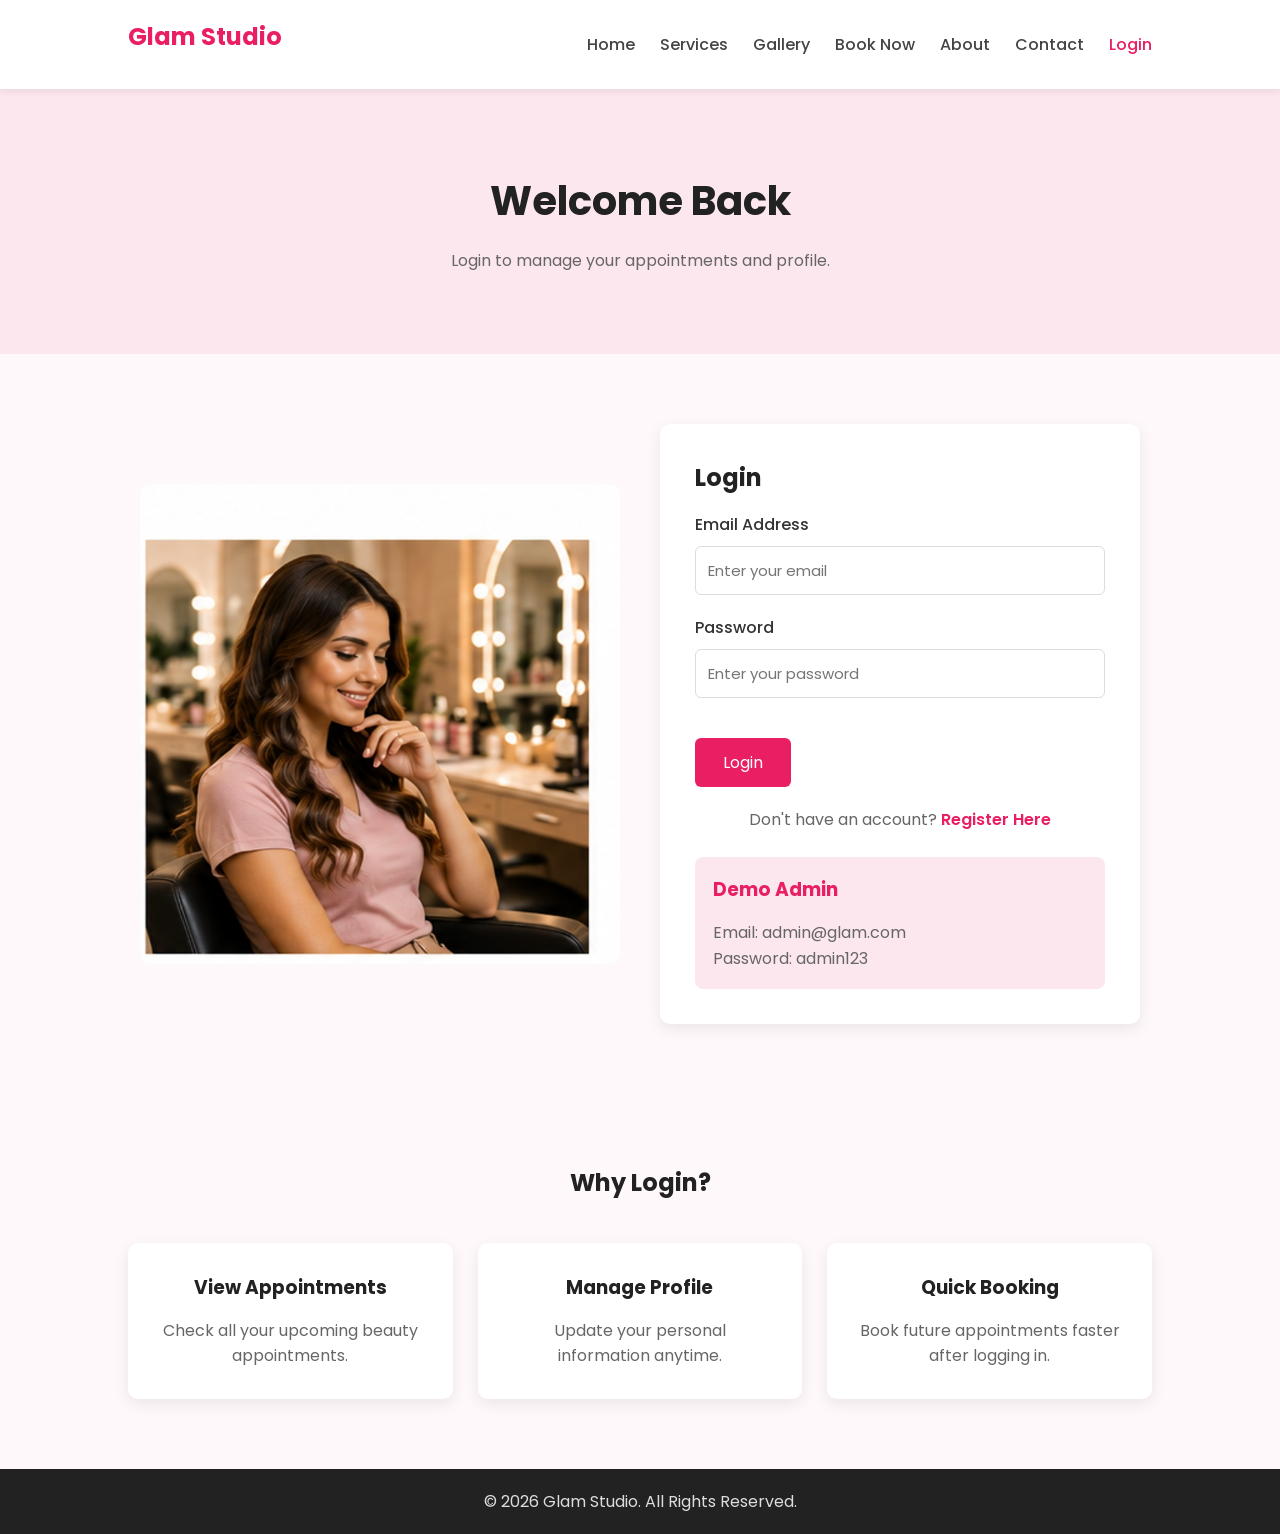
<file: profile.html>
<!doctype html>
<html lang="en">
  <head>
    <meta charset="UTF-8" />
    <meta name="viewport" content="width=device-width, initial-scale=1.0" />

    <title>My Profile | Glam Studio</title>

    <link rel="stylesheet" href="css/style.css" />
  </head>

  <body>
    <!-- Header -->

    <header>
      <div class="logo">
        <h2>Glam Studio</h2>
      </div>

      <nav>
        <a href="index.html">Home</a>
        <a href="services.html">Services</a>
        <a href="gallery.html">Gallery</a>
        <a href="booking.html">Book Now</a>
        <a href="profile.html" class="active">Profile</a>
      </nav>
    </header>

    <!-- Banner -->

    <section class="page-banner">
      <h1>My Profile</h1>

      <p>Manage your account and view your salon appointments.</p>
    </section>

    <!-- Profile -->

    <section class="profile-section">
      <div class="profile-card">
        <img src="images/icons/user.png" alt="User" />

        <h2 id="profileName">Guest User</h2>

        <p id="profileEmail">example@email.com</p>

        <p id="profilePhone">+91 XXXXXXXXXX</p>

        <button id="logoutBtn" class="btn">Logout</button>
      </div>
    </section>

    <!-- Appointments -->

    <section class="appointments-section">
      <h2>My Appointments</h2>

      <div id="noBookings" class="empty-box">
        <p>No appointments booked yet.</p>

        <a href="booking.html" class="btn"> Book Appointment </a>
      </div>

      <div class="table-container">
        <table id="bookingTable">
          <thead>
            <tr>
              <th>Service</th>
              <th>Date</th>
              <th>Time</th>
              <th>Status</th>
            </tr>
          </thead>

          <tbody id="bookingTableBody">
            <!-- booking.js will add rows here -->
          </tbody>
        </table>
      </div>
    </section>

    <!-- Account Summary -->

    <section class="profile-summary">
      <h2>Account Summary</h2>

      <div class="summary-container">
        <div class="summary-card">
          <h3 id="totalBookings">0</h3>

          <p>Total Bookings</p>
        </div>

        <div class="summary-card">
          <h3 id="pendingBookings">0</h3>

          <p>Pending</p>
        </div>

        <div class="summary-card">
          <h3 id="completedBookings">0</h3>

          <p>Completed</p>
        </div>
      </div>
    </section>

    <!-- Footer -->

    <footer>
      <p>© 2026 Glam Studio. All Rights Reserved.</p>
    </footer>

    <script src="js/auth.js"></script>
    <script src="js/booking.js"></script>
    <script src="js/script.js"></script>
  </body>
</html>
</file>
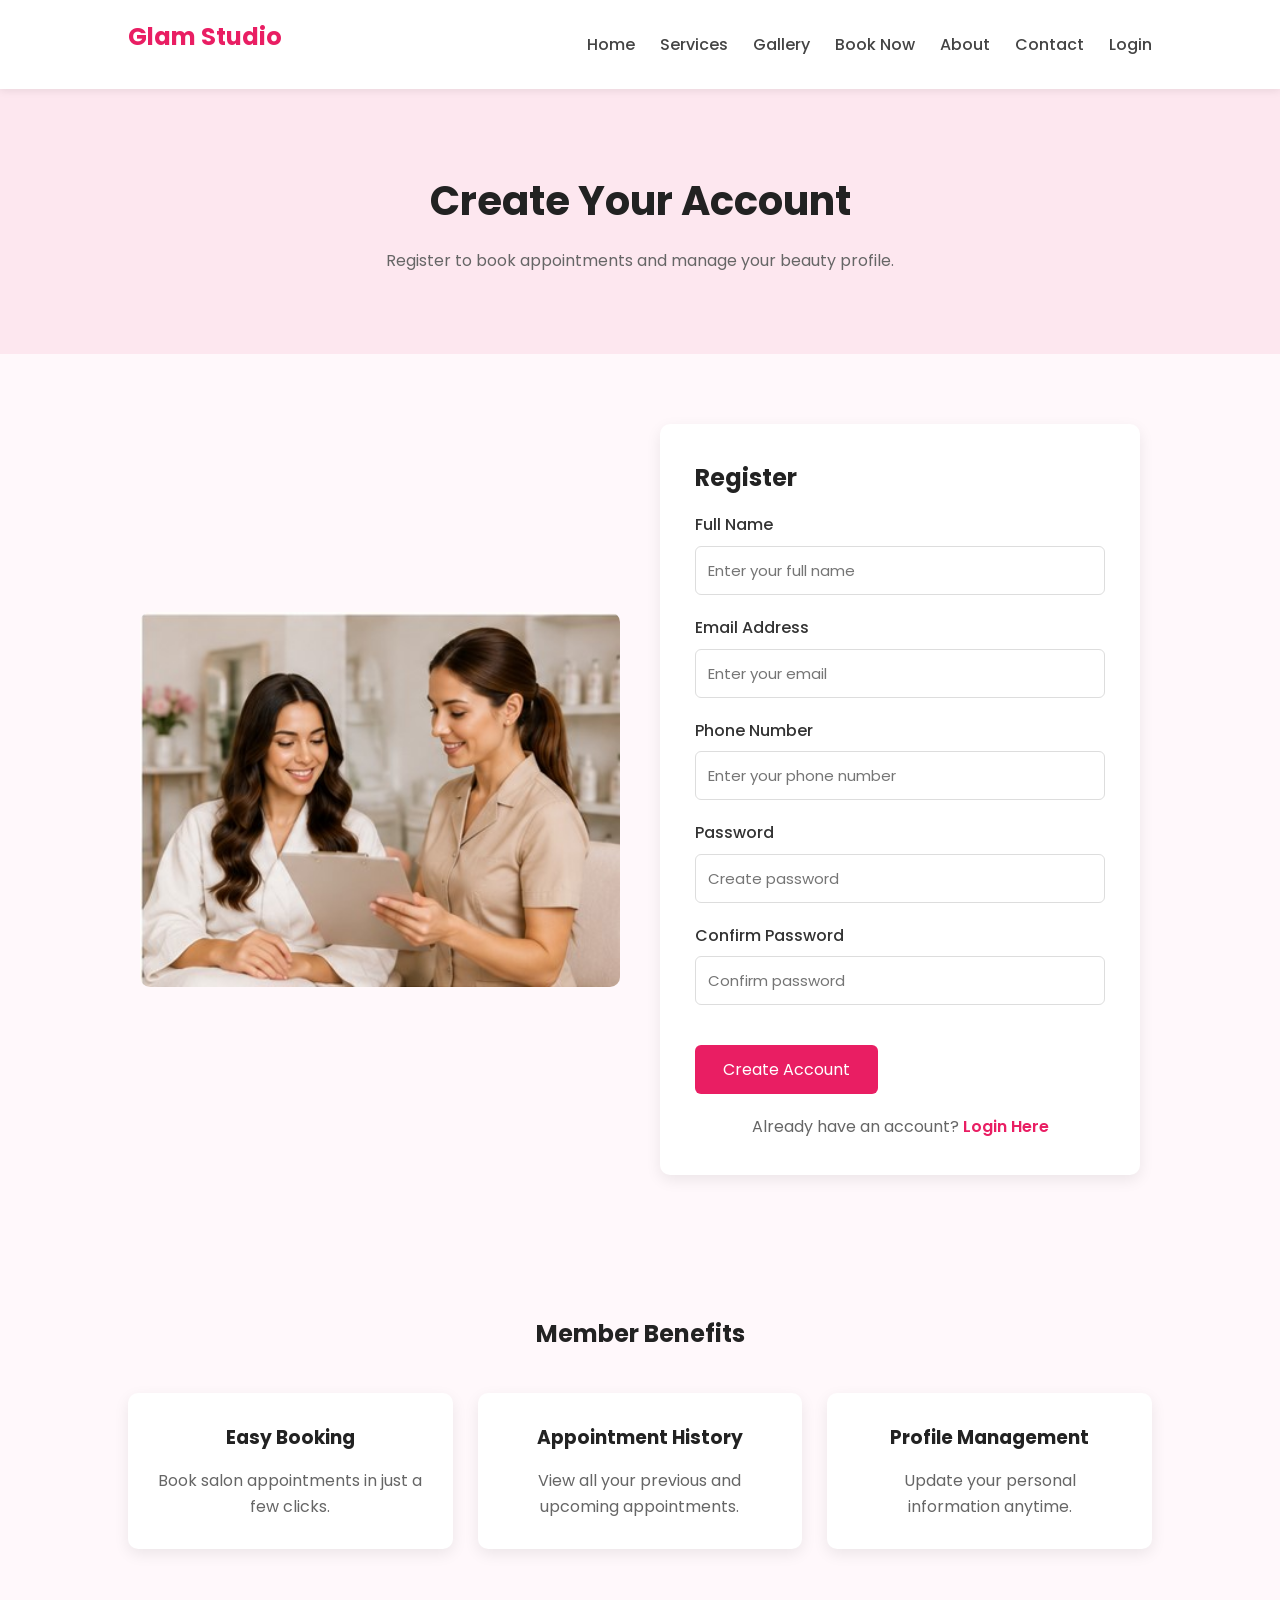
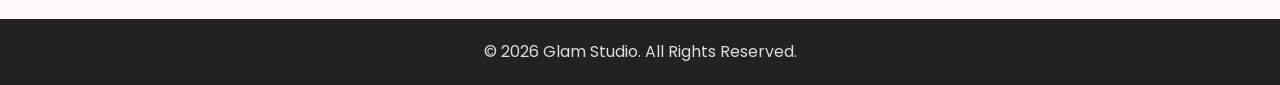
<file: register.html>
<!doctype html>
<html lang="en">
  <head>
    <meta charset="UTF-8" />
    <meta name="viewport" content="width=device-width, initial-scale=1.0" />

    <title>Register | Glam Studio</title>

    <link rel="stylesheet" href="css/style.css" />
  </head>

  <body>
    <!-- Header -->

    <header>
      <div class="logo">
        <h2>Glam Studio</h2>
      </div>

      <nav>
        <a href="index.html">Home</a>
        <a href="services.html">Services</a>
        <a href="gallery.html">Gallery</a>
        <a href="booking.html">Book Now</a>
        <a href="about.html">About</a>
        <a href="contact.html">Contact</a>
        <a href="login.html">Login</a>
      </nav>
    </header>

    <!-- Banner -->

    <section class="page-banner">
      <h1>Create Your Account</h1>

      <p>Register to book appointments and manage your beauty profile.</p>
    </section>

    <!-- Register -->

    <section class="auth-section">
      <div class="auth-container">
        <div class="auth-image">
          <img src="images/icons/register.jpg" alt="Register" />
        </div>

        <div class="auth-form">
          <h2>Register</h2>

          <form id="registerForm">
            <div class="form-group">
              <label>Full Name</label>

              <input
                type="text"
                id="registerName"
                placeholder="Enter your full name"
                required
              />
            </div>

            <div class="form-group">
              <label>Email Address</label>

              <input
                type="email"
                id="registerEmail"
                placeholder="Enter your email"
                required
              />
            </div>

            <div class="form-group">
              <label>Phone Number</label>

              <input
                type="tel"
                id="registerPhone"
                placeholder="Enter your phone number"
                required
              />
            </div>

            <div class="form-group">
              <label>Password</label>

              <input
                type="password"
                id="registerPassword"
                placeholder="Create password"
                required
              />
            </div>

            <div class="form-group">
              <label>Confirm Password</label>

              <input
                type="password"
                id="confirmPassword"
                placeholder="Confirm password"
                required
              />
            </div>

            <button type="submit" class="btn">Create Account</button>
          </form>

          <div class="auth-links">
            <p>
              Already have an account?

              <a href="login.html"> Login Here </a>
            </p>
          </div>
        </div>
      </div>
    </section>

    <!-- Member Benefits -->

    <section class="auth-benefits">
      <h2>Member Benefits</h2>

      <div class="benefit-container">
        <div class="benefit-card">
          <h3>Easy Booking</h3>

          <p>Book salon appointments in just a few clicks.</p>
        </div>

        <div class="benefit-card">
          <h3>Appointment History</h3>

          <p>View all your previous and upcoming appointments.</p>
        </div>

        <div class="benefit-card">
          <h3>Profile Management</h3>

          <p>Update your personal information anytime.</p>
        </div>
      </div>
    </section>

    <!-- Footer -->

    <footer>
      <p>© 2026 Glam Studio. All Rights Reserved.</p>
    </footer>

    <script src="js/auth.js"></script>
    <script src="js/script.js"></script>
  </body>
</html>
</file>
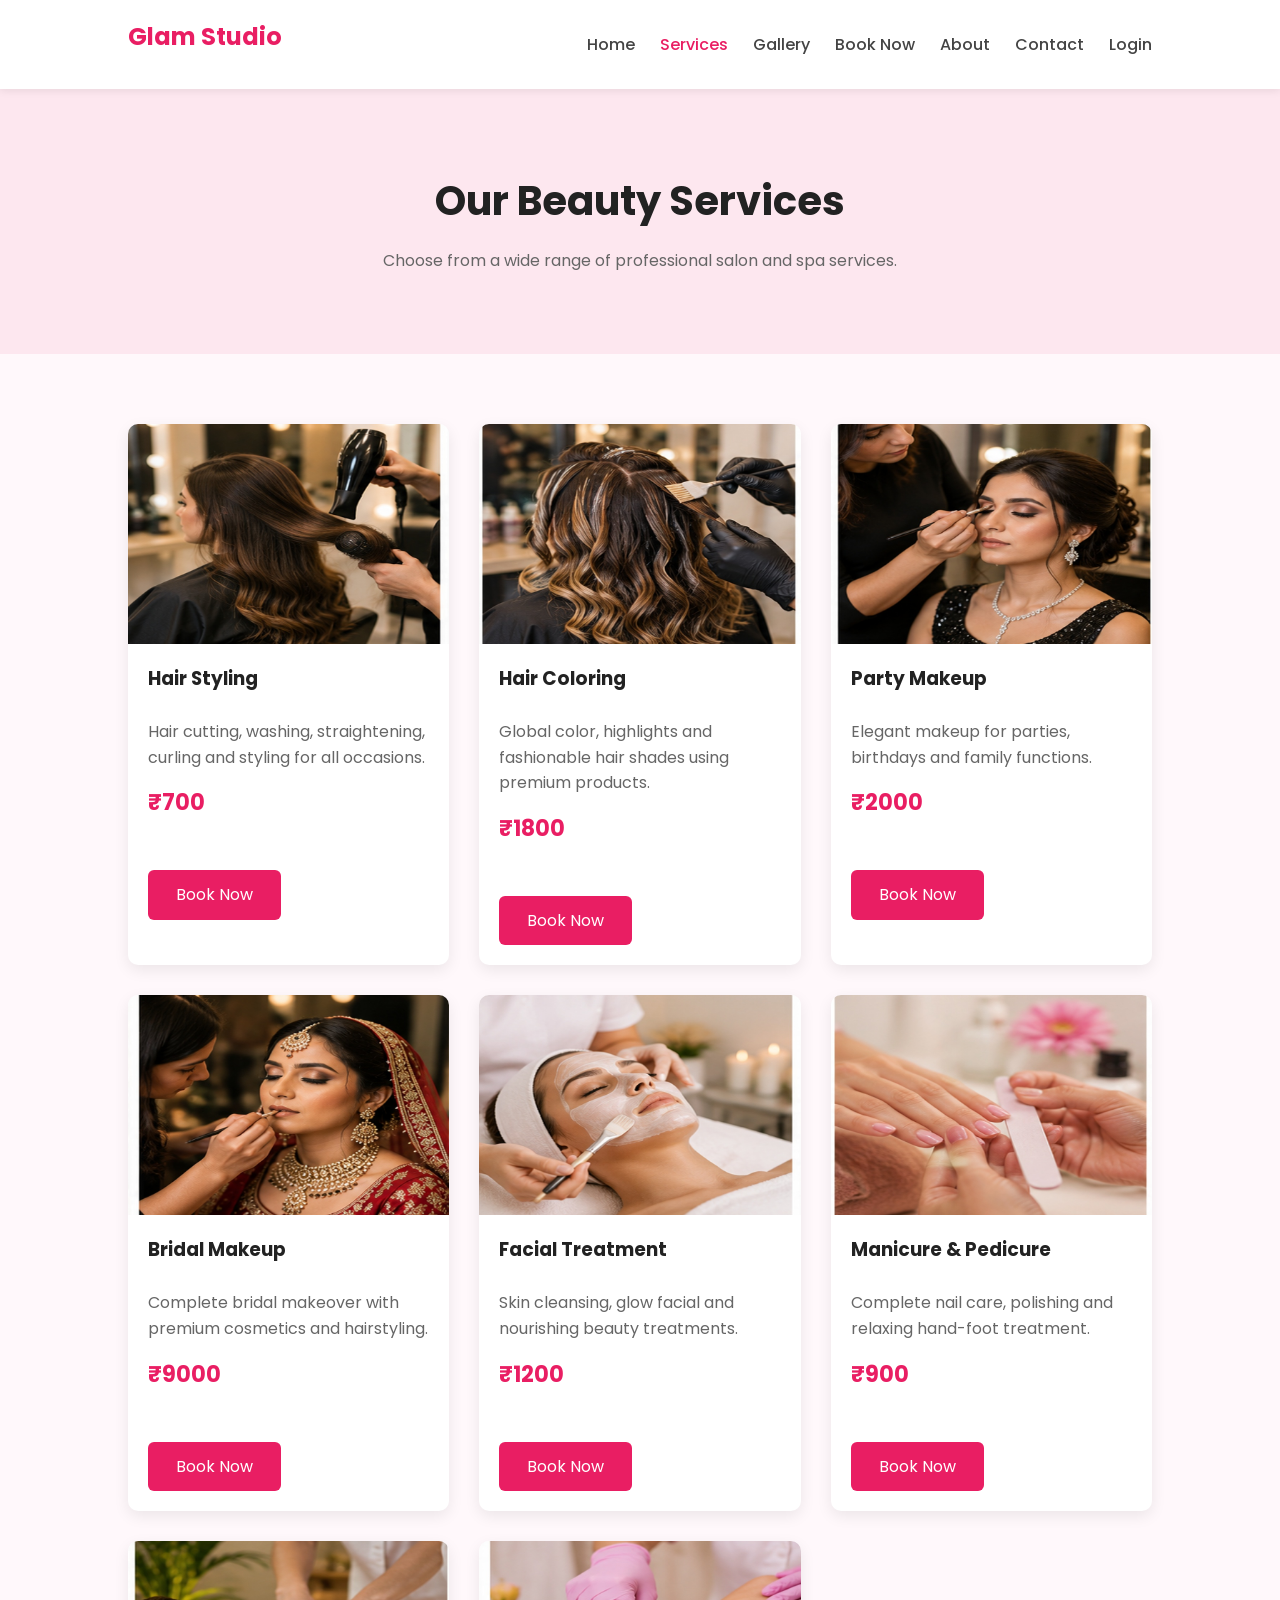
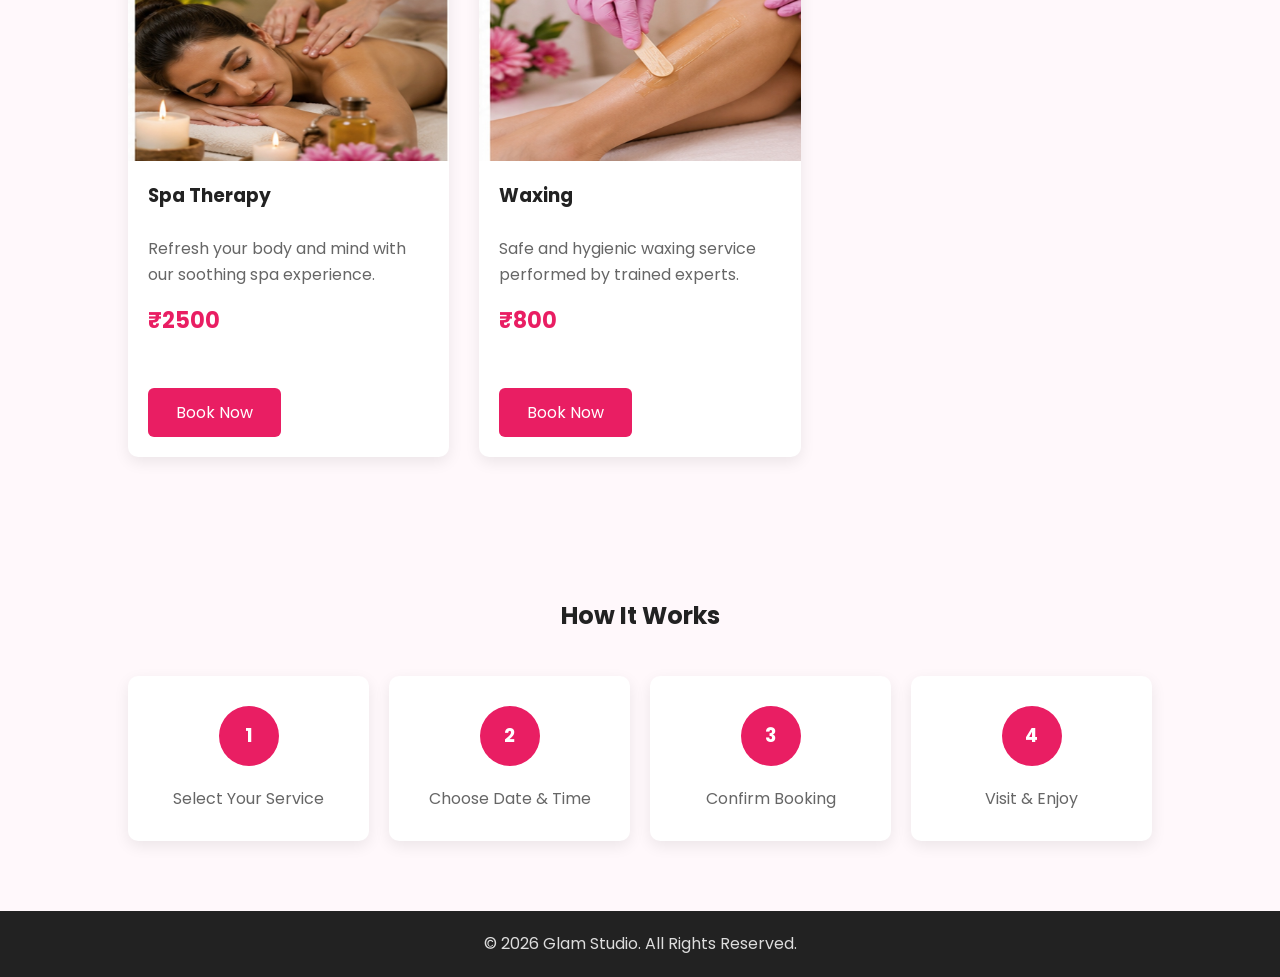
<file: services.html>
<!doctype html>
<html lang="en">
  <head>
    <meta charset="UTF-8" />
    <meta name="viewport" content="width=device-width, initial-scale=1.0" />
    <title>Services | Glam Studio</title>

    <link rel="stylesheet" href="css/style.css" />
  </head>

  <body>
    <!-- Header -->

    <header>
      <div class="logo">
        <h2>Glam Studio</h2>
      </div>

      <nav>
        <a href="index.html">Home</a>
        <a href="services.html" class="active">Services</a>
        <a href="gallery.html">Gallery</a>
        <a href="booking.html">Book Now</a>
        <a href="about.html">About</a>
        <a href="contact.html">Contact</a>
        <a href="login.html">Login</a>
      </nav>
    </header>

    <!-- Page Banner -->

    <section class="page-banner">
      <h1>Our Beauty Services</h1>

      <p>Choose from a wide range of professional salon and spa services.</p>
    </section>

    <!-- Services -->

    <section class="services-page">
      <div class="service-card">
        <img src="images/services/hair.jpg" alt="Hair Styling" />

        <h3>Hair Styling</h3>

        <p>
          Hair cutting, washing, straightening, curling and styling for all
          occasions.
        </p>

        <h4>₹700</h4>

        <a href="booking.html" class="btn"> Book Now </a>
      </div>

      <div class="service-card">
        <img src="images/services/color.jpg" alt="Hair Coloring" />

        <h3>Hair Coloring</h3>

        <p>
          Global color, highlights and fashionable hair shades using premium
          products.
        </p>

        <h4>₹1800</h4>

        <a href="booking.html" class="btn"> Book Now </a>
      </div>

      <div class="service-card">
        <img src="images/services/makeup.jpg" alt="Makeup" />

        <h3>Party Makeup</h3>

        <p>Elegant makeup for parties, birthdays and family functions.</p>

        <h4>₹2000</h4>

        <a href="booking.html" class="btn"> Book Now </a>
      </div>

      <div class="service-card">
        <img src="images/services/bridal.jpg" alt="Bridal Makeup" />

        <h3>Bridal Makeup</h3>

        <p>Complete bridal makeover with premium cosmetics and hairstyling.</p>

        <h4>₹9000</h4>

        <a href="booking.html" class="btn"> Book Now </a>
      </div>

      <div class="service-card">
        <img src="images/services/facial.jpg" alt="Facial" />

        <h3>Facial Treatment</h3>

        <p>Skin cleansing, glow facial and nourishing beauty treatments.</p>

        <h4>₹1200</h4>

        <a href="booking.html" class="btn"> Book Now </a>
      </div>

      <div class="service-card">
        <img src="images/services/manicure.jpg" alt="Manicure" />

        <h3>Manicure & Pedicure</h3>

        <p>Complete nail care, polishing and relaxing hand-foot treatment.</p>

        <h4>₹900</h4>

        <a href="booking.html" class="btn"> Book Now </a>
      </div>

      <div class="service-card">
        <img src="images/services/spa.jpg" alt="Spa" />

        <h3>Spa Therapy</h3>

        <p>Refresh your body and mind with our soothing spa experience.</p>

        <h4>₹2500</h4>

        <a href="booking.html" class="btn"> Book Now </a>
      </div>

      <div class="service-card">
        <img src="images/services/waxing.jpg" alt="Waxing" />

        <h3>Waxing</h3>

        <p>Safe and hygienic waxing service performed by trained experts.</p>

        <h4>₹800</h4>

        <a href="booking.html" class="btn"> Book Now </a>
      </div>
    </section>

    <!-- Service Process -->

    <section class="service-process">
      <h2>How It Works</h2>

      <div class="process-container">
        <div class="process-box">
          <h3>1</h3>
          <p>Select Your Service</p>
        </div>

        <div class="process-box">
          <h3>2</h3>
          <p>Choose Date & Time</p>
        </div>

        <div class="process-box">
          <h3>3</h3>
          <p>Confirm Booking</p>
        </div>

        <div class="process-box">
          <h3>4</h3>
          <p>Visit & Enjoy</p>
        </div>
      </div>
    </section>

    <!-- Footer -->

    <footer>
      <p>© 2026 Glam Studio. All Rights Reserved.</p>
    </footer>

    <script src="js/script.js"></script>
  </body>
</html>
</file>
<file: css/style.css>
/* ==========================
   GOOGLE FONT
========================== */

@import url("https://fonts.googleapis.com/css2?family=Poppins:wght@300;400;500;600;700&display=swap");

/* ==========================
   RESET
========================== */

* {
  margin: 0;
  padding: 0;
  box-sizing: border-box;
}

html {
  scroll-behavior: smooth;
}

body {
  font-family: "Poppins", sans-serif;
  background: #fff8fb;
  color: #333;
  line-height: 1.6;
}

img {
  width: 100%;
  display: block;
}

a {
  text-decoration: none;
}

ul {
  list-style: none;
}

/* ==========================
   COMMON
========================== */

section {
  padding: 70px 10%;
}

h1,
h2,
h3,
h4 {
  margin-bottom: 15px;
  color: #222;
}

p {
  color: #666;
}

.btn {
  display: inline-block;
  margin-top: 20px;
  padding: 12px 28px;
  background: #e91e63;
  color: #fff;
  border: none;
  border-radius: 6px;
  cursor: pointer;
  transition: 0.3s;
  font-size: 16px;
}

.btn:hover {
  background: #c2185b;
}

/* ==========================
   HEADER
========================== */

header {
  display: flex;
  justify-content: space-between;
  align-items: center;
  padding: 18px 10%;
  background: #fff;
  box-shadow: 0 2px 8px rgba(0, 0, 0, 0.08);
  position: sticky;
  top: 0;
  z-index: 1000;
}

.logo h2 {
  color: #e91e63;
}

nav {
  display: flex;
  gap: 25px;
}

nav a {
  color: #444;
  font-weight: 500;
  transition: 0.3s;
}

nav a:hover,
nav a.active {
  color: #e91e63;
}

/* ==========================
   PAGE BANNER
========================== */

.page-banner {
  background: #fde7ef;
  text-align: center;
  padding: 80px 10%;
}

.page-banner h1 {
  font-size: 40px;
}

.page-banner p {
  max-width: 650px;
  margin: auto;
}

/* ==========================
   HERO
========================== */

.hero {
  display: grid;
  grid-template-columns: 1fr 1fr;
  align-items: center;
  gap: 50px;
}

.hero-content h1 {
  font-size: 48px;
  color: #e91e63;
}

.hero-content p {
  margin: 20px 0;
}

.hero-image img {
  border-radius: 12px;
}

/* ==========================
   FEATURES
========================== */

.feature-container {
  display: grid;
  grid-template-columns: repeat(auto-fit, minmax(230px, 1fr));
  gap: 25px;
  margin-top: 40px;
}

.feature-card {
  background: #fff;
  padding: 25px;
  text-align: center;
  border-radius: 10px;
  box-shadow: 0 5px 15px rgba(0, 0, 0, 0.08);
  transition: 0.3s;
}

.feature-card:hover {
  transform: translateY(-6px);
}

.feature-card img {
  width: 70px;
  margin: auto;
  margin-bottom: 15px;
}

/* ==========================
   CTA
========================== */

.cta {
  background: #e91e63;
  color: #fff;
  text-align: center;
}

.cta h2,
.cta p {
  color: #fff;
}

.cta .btn {
  background: #fff;
  color: #e91e63;
}

.cta .btn:hover {
  background: #fde7ef;
}

/* ==========================
   FOOTER
========================== */

footer {
  background: #222;
  color: #fff;
  text-align: center;
  padding: 20px;
}

footer p {
  color: #ddd;
}

/* ==========================
   RESPONSIVE
========================== */

@media (max-width: 900px) {
  header {
    flex-direction: column;
    gap: 15px;
  }

  nav {
    flex-wrap: wrap;
    justify-content: center;
  }

  .hero {
    grid-template-columns: 1fr;
    text-align: center;
  }

  .hero-content h1 {
    font-size: 38px;
  }

  .page-banner h1 {
    font-size: 32px;
  }
}
/* ==========================
   SERVICES PAGE
========================== */

.services-page {
  display: grid;
  grid-template-columns: repeat(auto-fit, minmax(260px, 1fr));
  gap: 30px;
}

.service-card {
  background: #fff;
  border-radius: 10px;
  overflow: hidden;
  box-shadow: 0 5px 15px rgba(0, 0, 0, 0.08);
  transition: 0.3s;
}

.service-card:hover {
  transform: translateY(-8px);
}

.service-card img {
  height: 220px;
  object-fit: cover;
}

.service-card h3 {
  padding: 20px 20px 10px;
}

.service-card p {
  padding: 0 20px;
}

.service-card h4 {
  padding: 15px 20px;
  color: #e91e63;
  font-size: 22px;
}

.service-card .btn {
  margin: 20px;
}

/* ==========================
   SERVICE PROCESS
========================== */

.service-process {
  text-align: center;
}

.process-container {
  display: grid;
  grid-template-columns: repeat(auto-fit, minmax(180px, 1fr));
  gap: 20px;
  margin-top: 40px;
}

.process-box {
  background: #fff;
  padding: 30px;
  border-radius: 10px;
  box-shadow: 0 5px 15px rgba(0, 0, 0, 0.08);
}

.process-box h3 {
  width: 60px;
  height: 60px;
  margin: auto auto 20px;
  border-radius: 50%;
  background: #e91e63;
  color: #fff;
  display: flex;
  align-items: center;
  justify-content: center;
}

/* ==========================
   HOME SERVICES
========================== */

.service-list {
  display: grid;
  grid-template-columns: repeat(auto-fit, minmax(260px, 1fr));
  gap: 30px;
  margin-top: 40px;
}

.service-box {
  background: #fff;
  border-radius: 10px;
  overflow: hidden;
  box-shadow: 0 5px 15px rgba(0, 0, 0, 0.08);
}

.service-box img {
  height: 220px;
  object-fit: cover;
}

.service-box h3,
.service-box p {
  padding: 15px 20px;
}

/* ==========================
   GALLERY
========================== */

.gallery-page {
  display: grid;
  grid-template-columns: repeat(auto-fit, minmax(260px, 1fr));
  gap: 25px;
}

.gallery-item {
  background: #fff;
  border-radius: 10px;
  overflow: hidden;
  box-shadow: 0 5px 15px rgba(0, 0, 0, 0.08);
  transition: 0.3s;
}

.gallery-item:hover {
  transform: scale(1.03);
}

.gallery-item img {
  height: 250px;
  object-fit: cover;
}

.gallery-info {
  padding: 20px;
}

.gallery-highlights {
  text-align: center;
}

.highlight-container {
  display: grid;
  grid-template-columns: repeat(auto-fit, minmax(180px, 1fr));
  gap: 20px;
  margin-top: 40px;
}

.highlight-card {
  background: #fff;
  padding: 30px;
  border-radius: 10px;
  box-shadow: 0 5px 15px rgba(0, 0, 0, 0.08);
}

.highlight-card h3 {
  color: #e91e63;
  font-size: 30px;
}

/* ==========================
   TESTIMONIALS
========================== */

.testimonial-container {
  display: grid;
  grid-template-columns: repeat(auto-fit, minmax(260px, 1fr));
  gap: 25px;
  margin-top: 40px;
}

.testimonial {
  background: #fff;
  padding: 30px;
  border-radius: 10px;
  box-shadow: 0 5px 15px rgba(0, 0, 0, 0.08);
}

.testimonial h4 {
  color: #e91e63;
  margin-top: 20px;
}

/* ==========================
   ABOUT
========================== */

.about-section {
  display: grid;
  grid-template-columns: 1fr 1fr;
  gap: 50px;
  align-items: center;
}

.about-image img {
  border-radius: 10px;
}

.about-content p {
  margin-bottom: 18px;
}

/* ==========================
   MISSION
========================== */

.mission-section {
  display: grid;
  grid-template-columns: repeat(auto-fit, minmax(300px, 1fr));
  gap: 30px;
}

.mission-card {
  background: #fff;
  padding: 30px;
  border-radius: 10px;
  box-shadow: 0 5px 15px rgba(0, 0, 0, 0.08);
}

/* ==========================
   TEAM
========================== */

.team-section {
  text-align: center;
}

.team-container {
  display: grid;
  grid-template-columns: repeat(auto-fit, minmax(220px, 1fr));
  gap: 25px;
  margin-top: 40px;
}

.team-card {
  background: #fff;
  padding: 20px;
  border-radius: 10px;
  box-shadow: 0 5px 15px rgba(0, 0, 0, 0.08);
}

.team-card img {
  height: 250px;
  object-fit: cover;
  border-radius: 10px;
}

.team-card h3 {
  margin-top: 20px;
}

/* ==========================
   STATS
========================== */

.stats-section {
  display: grid;
  grid-template-columns: repeat(auto-fit, minmax(200px, 1fr));
  gap: 25px;
}

.stat-card {
  background: #fff;
  text-align: center;
  padding: 30px;
  border-radius: 10px;
  box-shadow: 0 5px 15px rgba(0, 0, 0, 0.08);
}

.stat-card h2 {
  color: #e91e63;
  font-size: 34px;
}

/* ==========================
   BOOKING
========================== */

.booking-container {
  display: grid;
  grid-template-columns: 2fr 1fr;
  gap: 40px;
}

.booking-form,
.booking-info {
  background: #fff;
  padding: 30px;
  border-radius: 10px;
  box-shadow: 0 5px 15px rgba(0, 0, 0, 0.08);
}

.form-group {
  margin-bottom: 20px;
}

.form-group label {
  display: block;
  margin-bottom: 8px;
  font-weight: 500;
}

.form-group input,
.form-group select,
.form-group textarea {
  width: 100%;
  padding: 12px;
  border: 1px solid #ddd;
  border-radius: 6px;
  font-size: 15px;
  font-family: inherit;
}

.form-group textarea {
  resize: vertical;
}

.info-card {
  background: #fde7ef;
  padding: 18px;
  border-radius: 8px;
  margin-bottom: 20px;
}

.booking-benefits {
  text-align: center;
}

.benefit-container {
  display: grid;
  grid-template-columns: repeat(auto-fit, minmax(220px, 1fr));
  gap: 25px;
  margin-top: 40px;
}

.benefit-card {
  background: #fff;
  padding: 30px;
  border-radius: 10px;
  box-shadow: 0 5px 15px rgba(0, 0, 0, 0.08);
}

/* ==========================
   CONTACT
========================== */

.contact-container {
  display: grid;
  grid-template-columns: 2fr 1fr;
  gap: 40px;
}

.contact-form,
.contact-details {
  background: #fff;
  padding: 30px;
  border-radius: 10px;
  box-shadow: 0 5px 15px rgba(0, 0, 0, 0.08);
}

.map-section {
  text-align: center;
}

.map-box img {
  border-radius: 10px;
  margin-top: 30px;
}

.faq-section {
  text-align: center;
}

.faq-container {
  display: grid;
  grid-template-columns: repeat(auto-fit, minmax(250px, 1fr));
  gap: 25px;
  margin-top: 40px;
}

.faq-card {
  background: #fff;
  padding: 25px;
  border-radius: 10px;
  box-shadow: 0 5px 15px rgba(0, 0, 0, 0.08);
}

/* ==========================
   RESPONSIVE
========================== */

@media (max-width: 900px) {
  .about-section,
  .booking-container,
  .contact-container {
    grid-template-columns: 1fr;
  }
}
/* ==========================
   AUTH (LOGIN & REGISTER)
========================== */

.auth-section {
  display: flex;
  justify-content: center;
}

.auth-container {
  width: 100%;
  max-width: 1000px;
  display: grid;
  grid-template-columns: 1fr 1fr;
  gap: 40px;
  align-items: center;
}

.auth-image img {
  border-radius: 10px;
  height: 100%;
  object-fit: cover;
}

.auth-form {
  background: #fff;
  padding: 35px;
  border-radius: 10px;
  box-shadow: 0 5px 15px rgba(0, 0, 0, 0.08);
}

.auth-links {
  margin-top: 20px;
  text-align: center;
}

.auth-links a {
  color: #e91e63;
  font-weight: 600;
}

.demo-account {
  margin-top: 25px;
  padding: 18px;
  background: #fde7ef;
  border-radius: 8px;
}

.demo-account h3 {
  color: #e91e63;
}

.auth-benefits {
  text-align: center;
}

/* ==========================
   PROFILE
========================== */

.profile-section {
  display: flex;
  justify-content: center;
}

.profile-card {
  width: 100%;
  max-width: 450px;
  background: #fff;
  padding: 35px;
  border-radius: 10px;
  box-shadow: 0 5px 15px rgba(0, 0, 0, 0.08);
  text-align: center;
}

.profile-card img {
  width: 120px;
  height: 120px;
  margin: auto;
  margin-bottom: 20px;
}

.profile-card p {
  margin-bottom: 10px;
}

.appointments-section {
  text-align: center;
}

.table-container {
  overflow-x: auto;
  margin-top: 30px;
}

.profile-summary {
  text-align: center;
}

.summary-container {
  display: grid;
  grid-template-columns: repeat(auto-fit, minmax(180px, 1fr));
  gap: 25px;
  margin-top: 35px;
}

.summary-card {
  background: #fff;
  padding: 30px;
  border-radius: 10px;
  text-align: center;
  box-shadow: 0 5px 15px rgba(0, 0, 0, 0.08);
}

.summary-card h3 {
  color: #e91e63;
  font-size: 30px;
}

.empty-box {
  background: #fff;
  padding: 40px;
  border-radius: 10px;
  text-align: center;
  box-shadow: 0 5px 15px rgba(0, 0, 0, 0.08);
  margin-top: 30px;
}

/* ==========================
   TABLES
========================== */

table {
  width: 100%;
  border-collapse: collapse;
  background: #fff;
  min-width: 700px;
}

thead {
  background: #e91e63;
  color: #fff;
}

th,
td {
  padding: 15px;
  text-align: center;
  border: 1px solid #eee;
}

tbody tr:nth-child(even) {
  background: #fafafa;
}

tbody tr:hover {
  background: #fde7ef;
}

/* ==========================
   STATUS BADGES
========================== */

.status {
  padding: 6px 14px;
  border-radius: 20px;
  color: #fff;
  font-size: 14px;
  font-weight: 500;
}

.pending {
  background: #ff9800;
}

.confirmed {
  background: #2196f3;
}

.completed {
  background: #4caf50;
}

.cancelled {
  background: #f44336;
}

/* ==========================
   ADMIN
========================== */

.dashboard-summary {
  text-align: center;
}

.admin-table-section {
  text-align: center;
}

.admin-actions {
  text-align: center;
}

.action-container {
  display: flex;
  flex-wrap: wrap;
  justify-content: center;
  gap: 20px;
  margin-top: 30px;
}

/* ==========================
   BUTTON VARIANTS
========================== */

button {
  font-family: inherit;
}

.btn-danger {
  background: #f44336;
}

.btn-danger:hover {
  background: #d32f2f;
}

.btn-success {
  background: #4caf50;
}

.btn-success:hover {
  background: #388e3c;
}

.btn-secondary {
  background: #607d8b;
}

.btn-secondary:hover {
  background: #455a64;
}

/* ==========================
   FORM FOCUS
========================== */

input:focus,
select:focus,
textarea:focus {
  outline: none;
  border-color: #e91e63;
  box-shadow: 0 0 5px rgba(233, 30, 99, 0.25);
}

/* ==========================
   RESPONSIVE
========================== */

@media (max-width: 900px) {
  .auth-container {
    grid-template-columns: 1fr;
  }

  .auth-image {
    order: -1;
  }

  .profile-card {
    max-width: 100%;
  }

  table {
    min-width: 650px;
  }

  .action-container {
    flex-direction: column;
  }

  .action-container .btn {
    width: 100%;
  }
}

@media (max-width: 600px) {
  section {
    padding: 50px 6%;
  }

  header {
    padding: 15px 6%;
  }

  .hero-content h1 {
    font-size: 30px;
  }

  .page-banner h1 {
    font-size: 28px;
  }

  .btn {
    width: 100%;
    text-align: center;
  }

  .profile-card img {
    width: 90px;
    height: 90px;
  }

  .summary-container {
    grid-template-columns: 1fr;
  }
}
</file>
